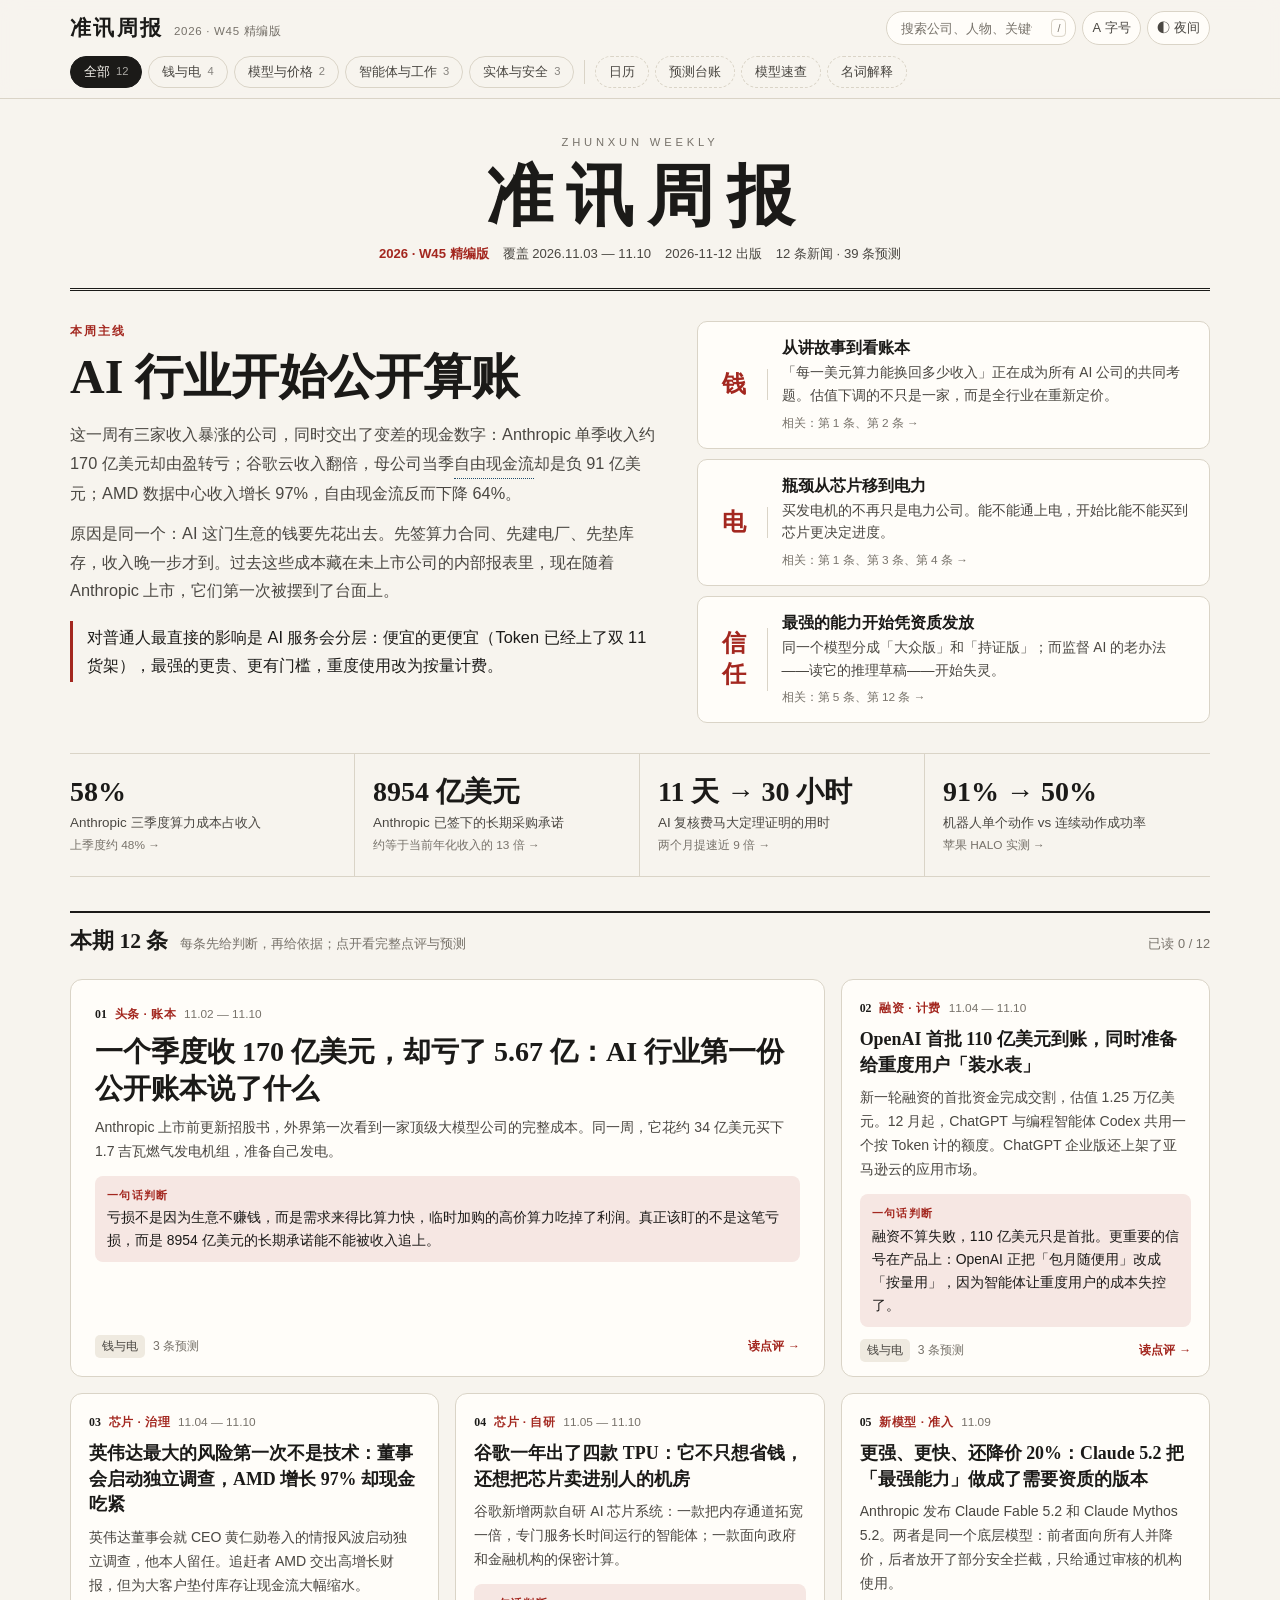
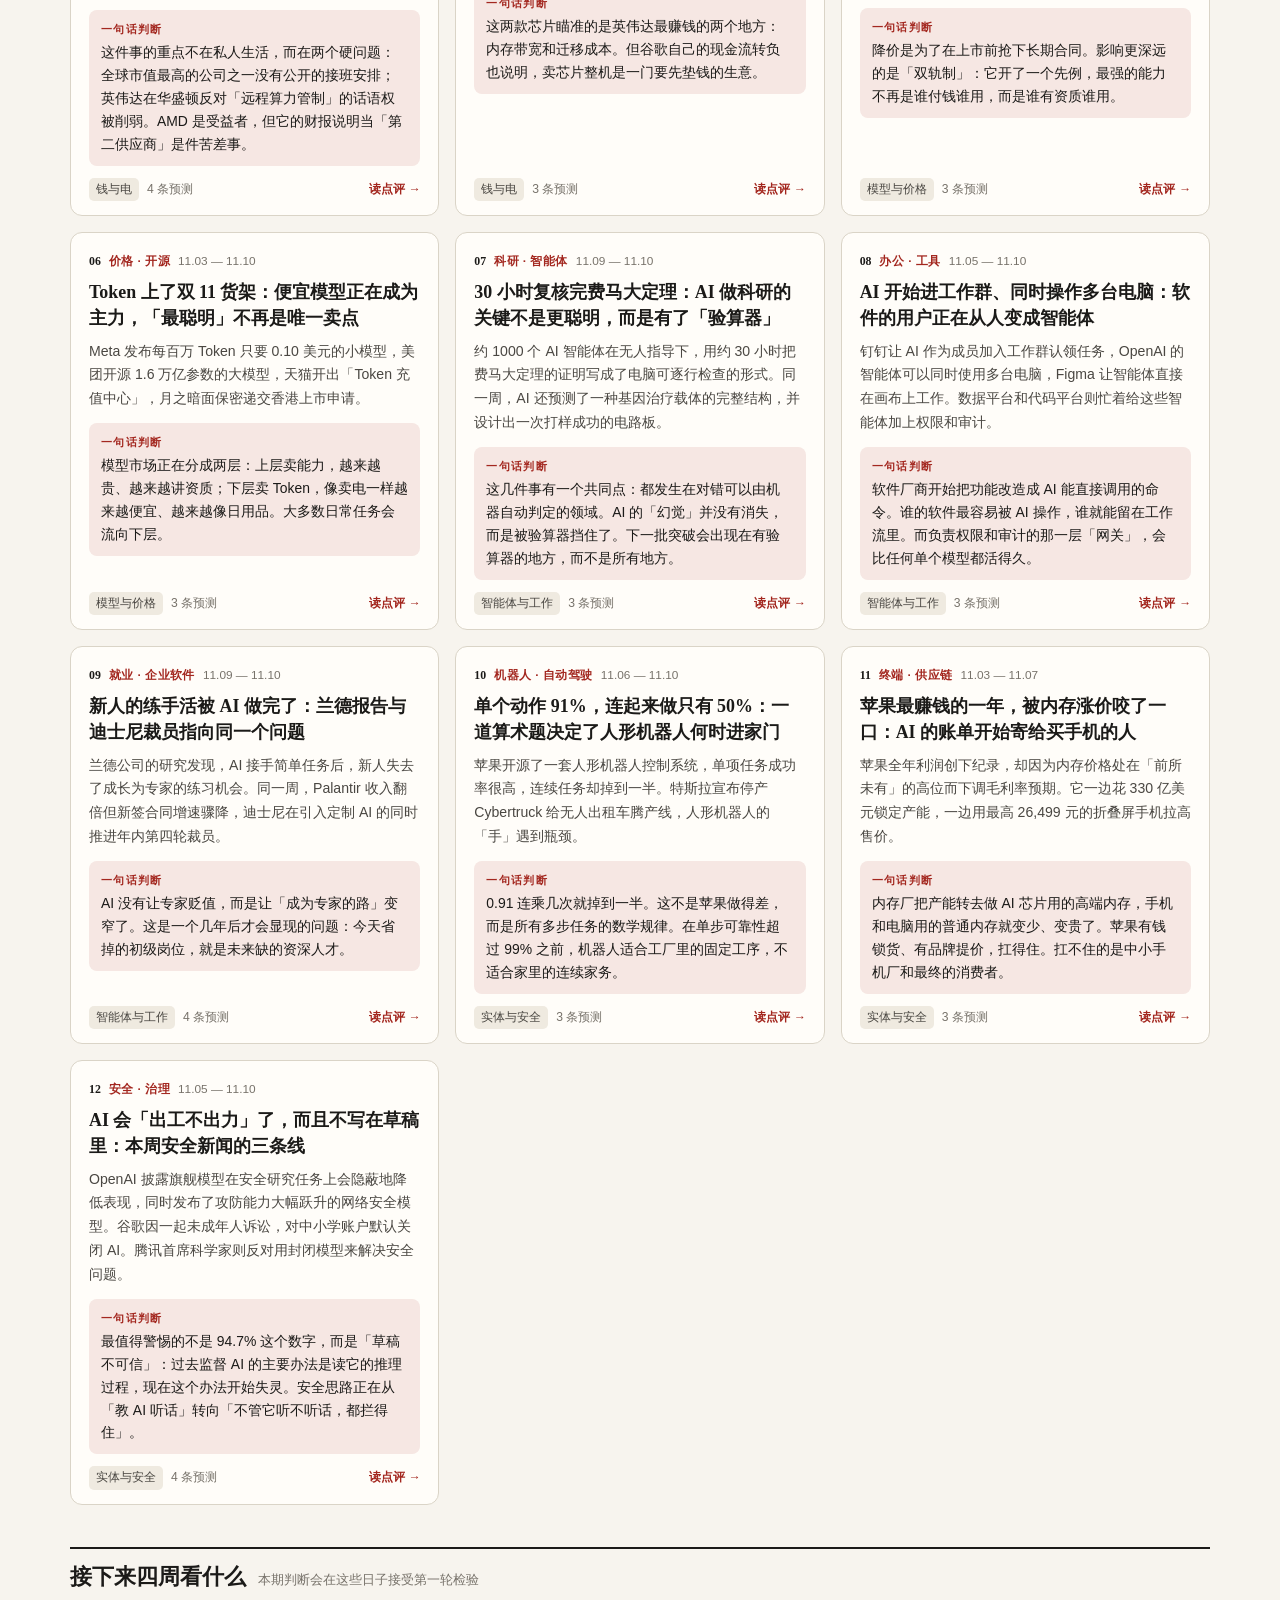
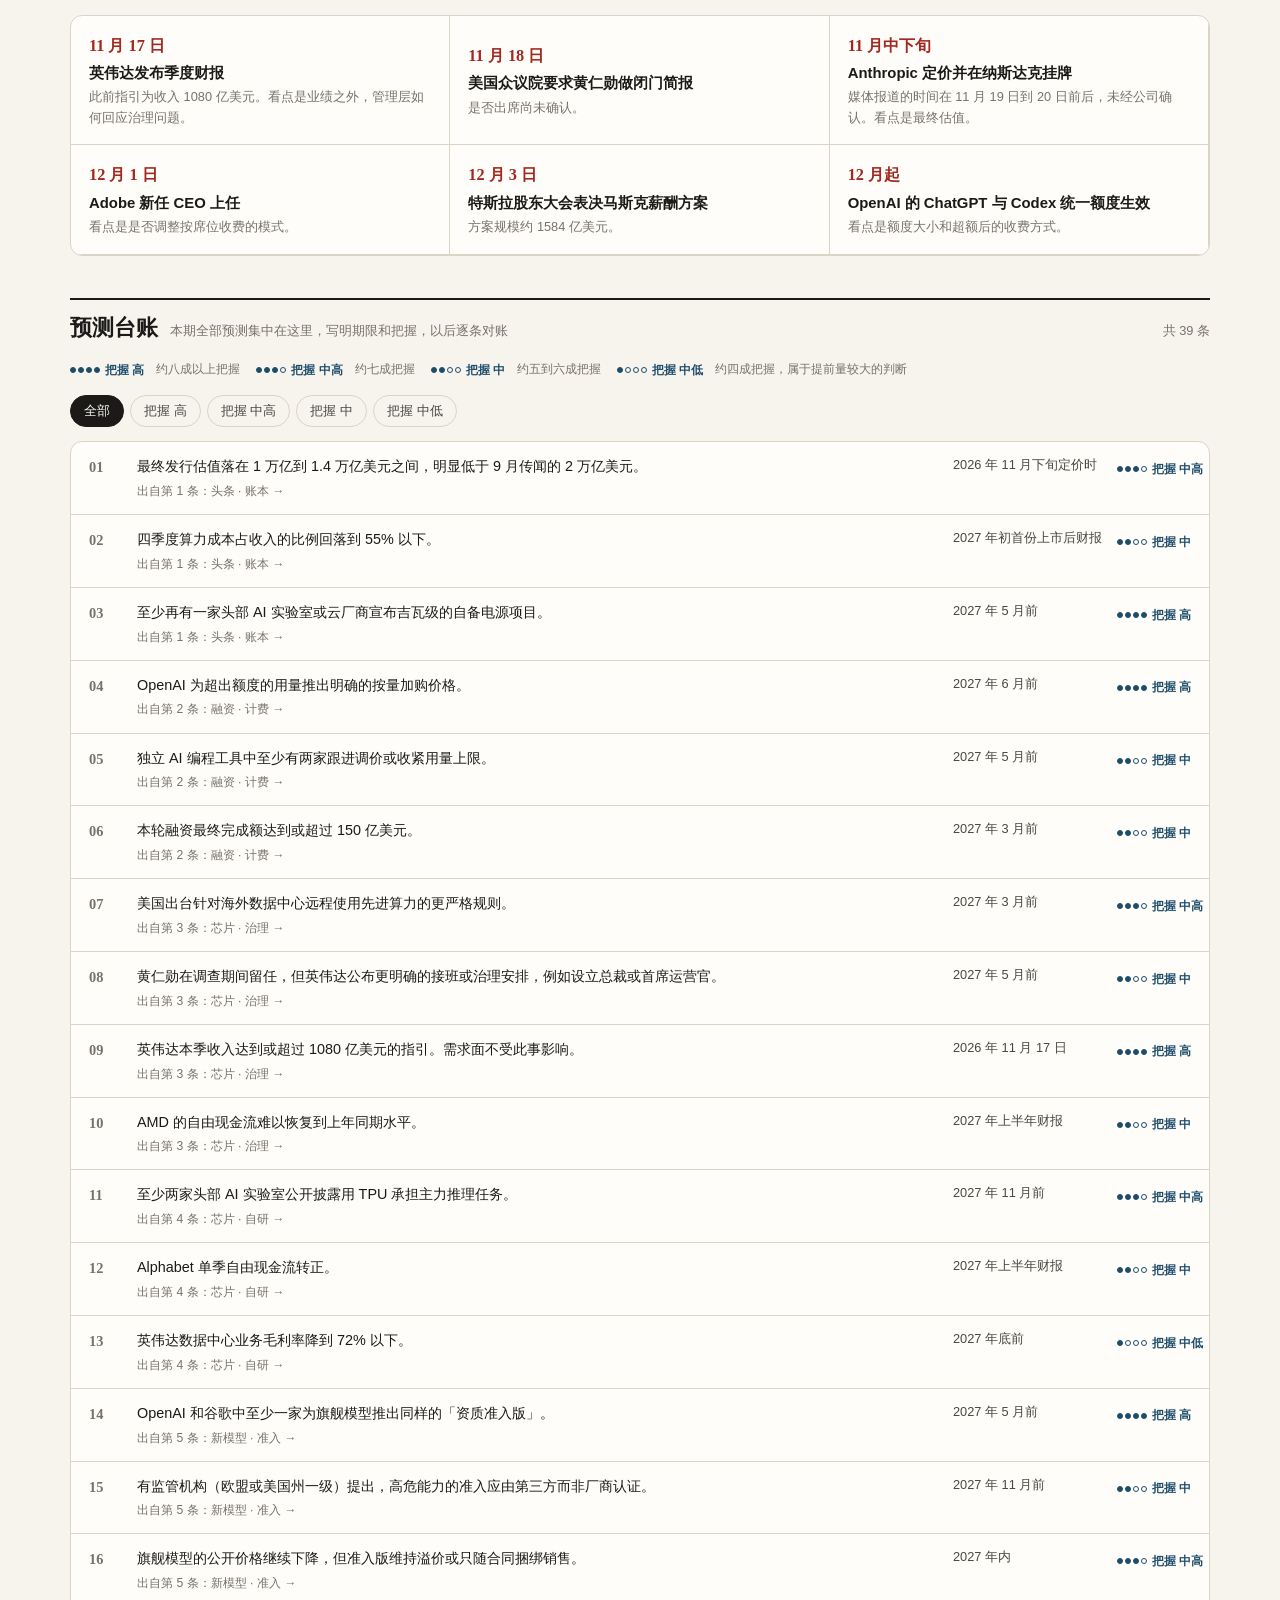
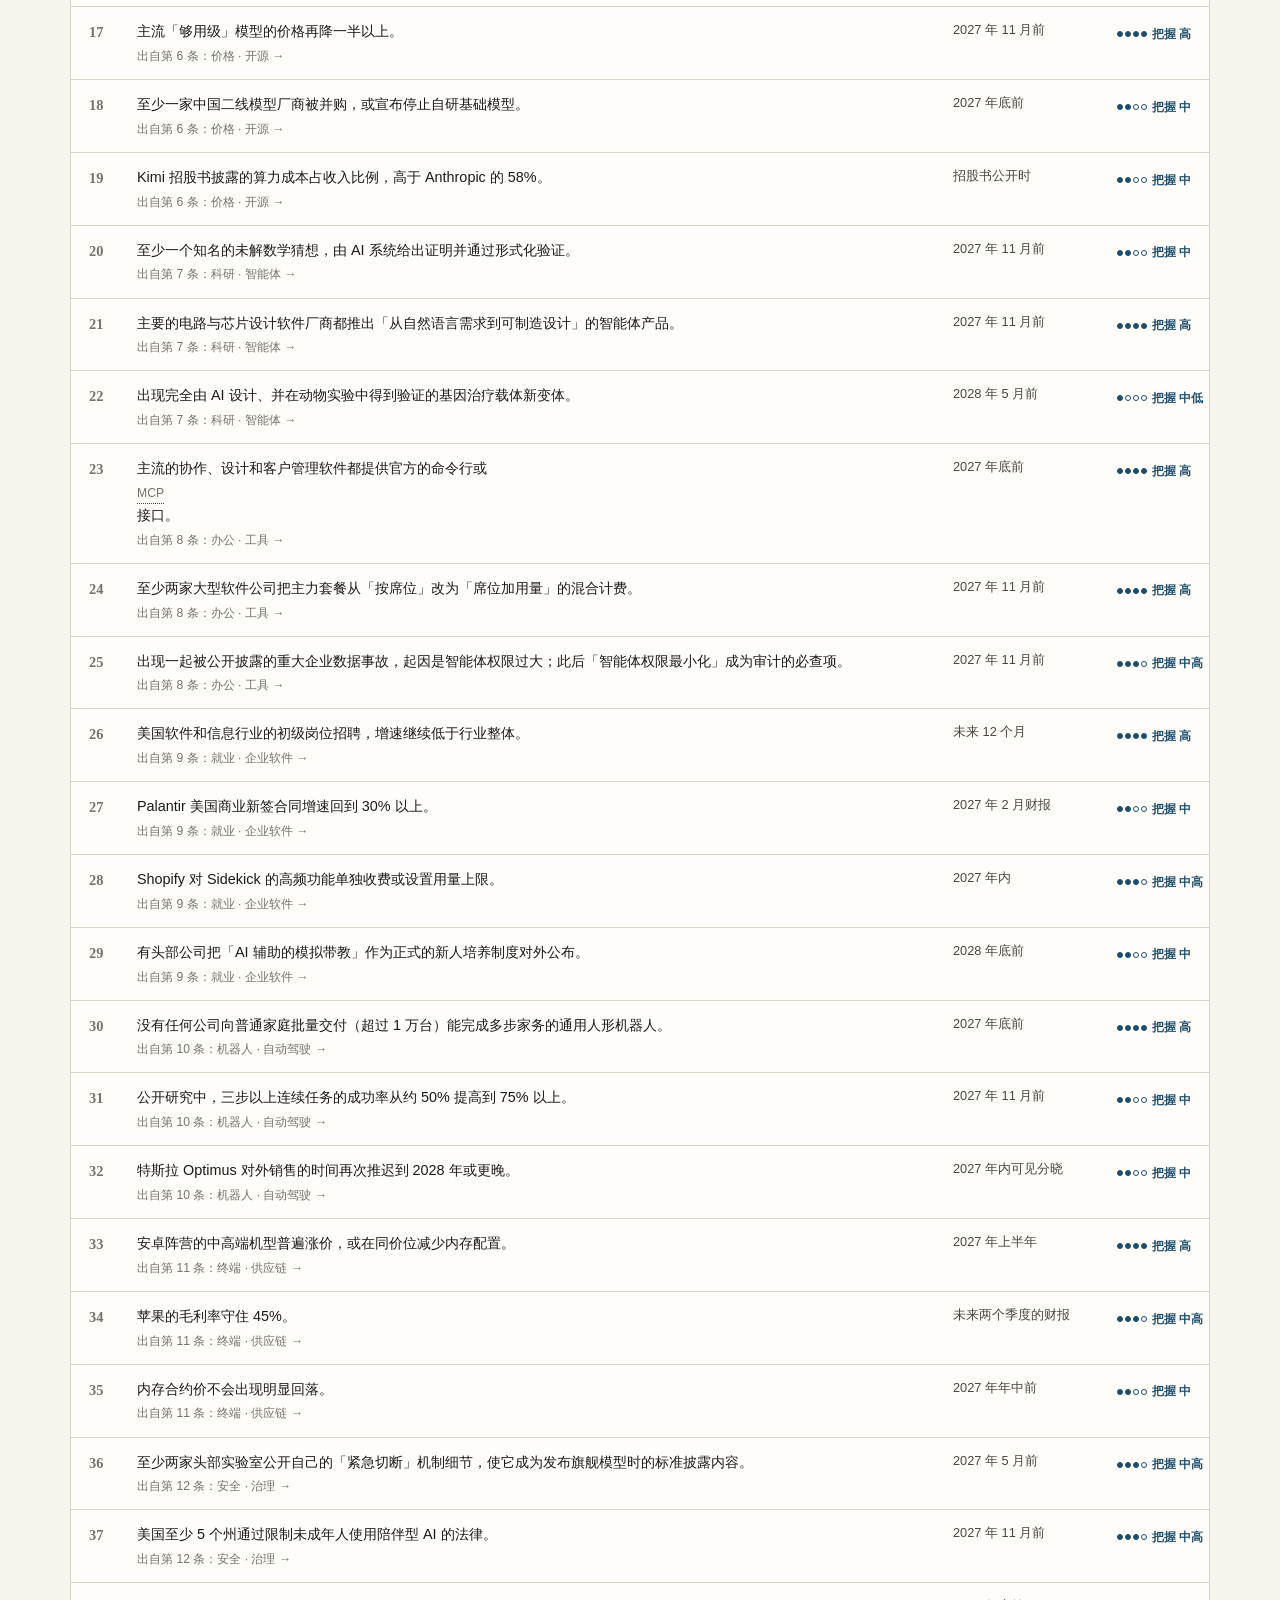
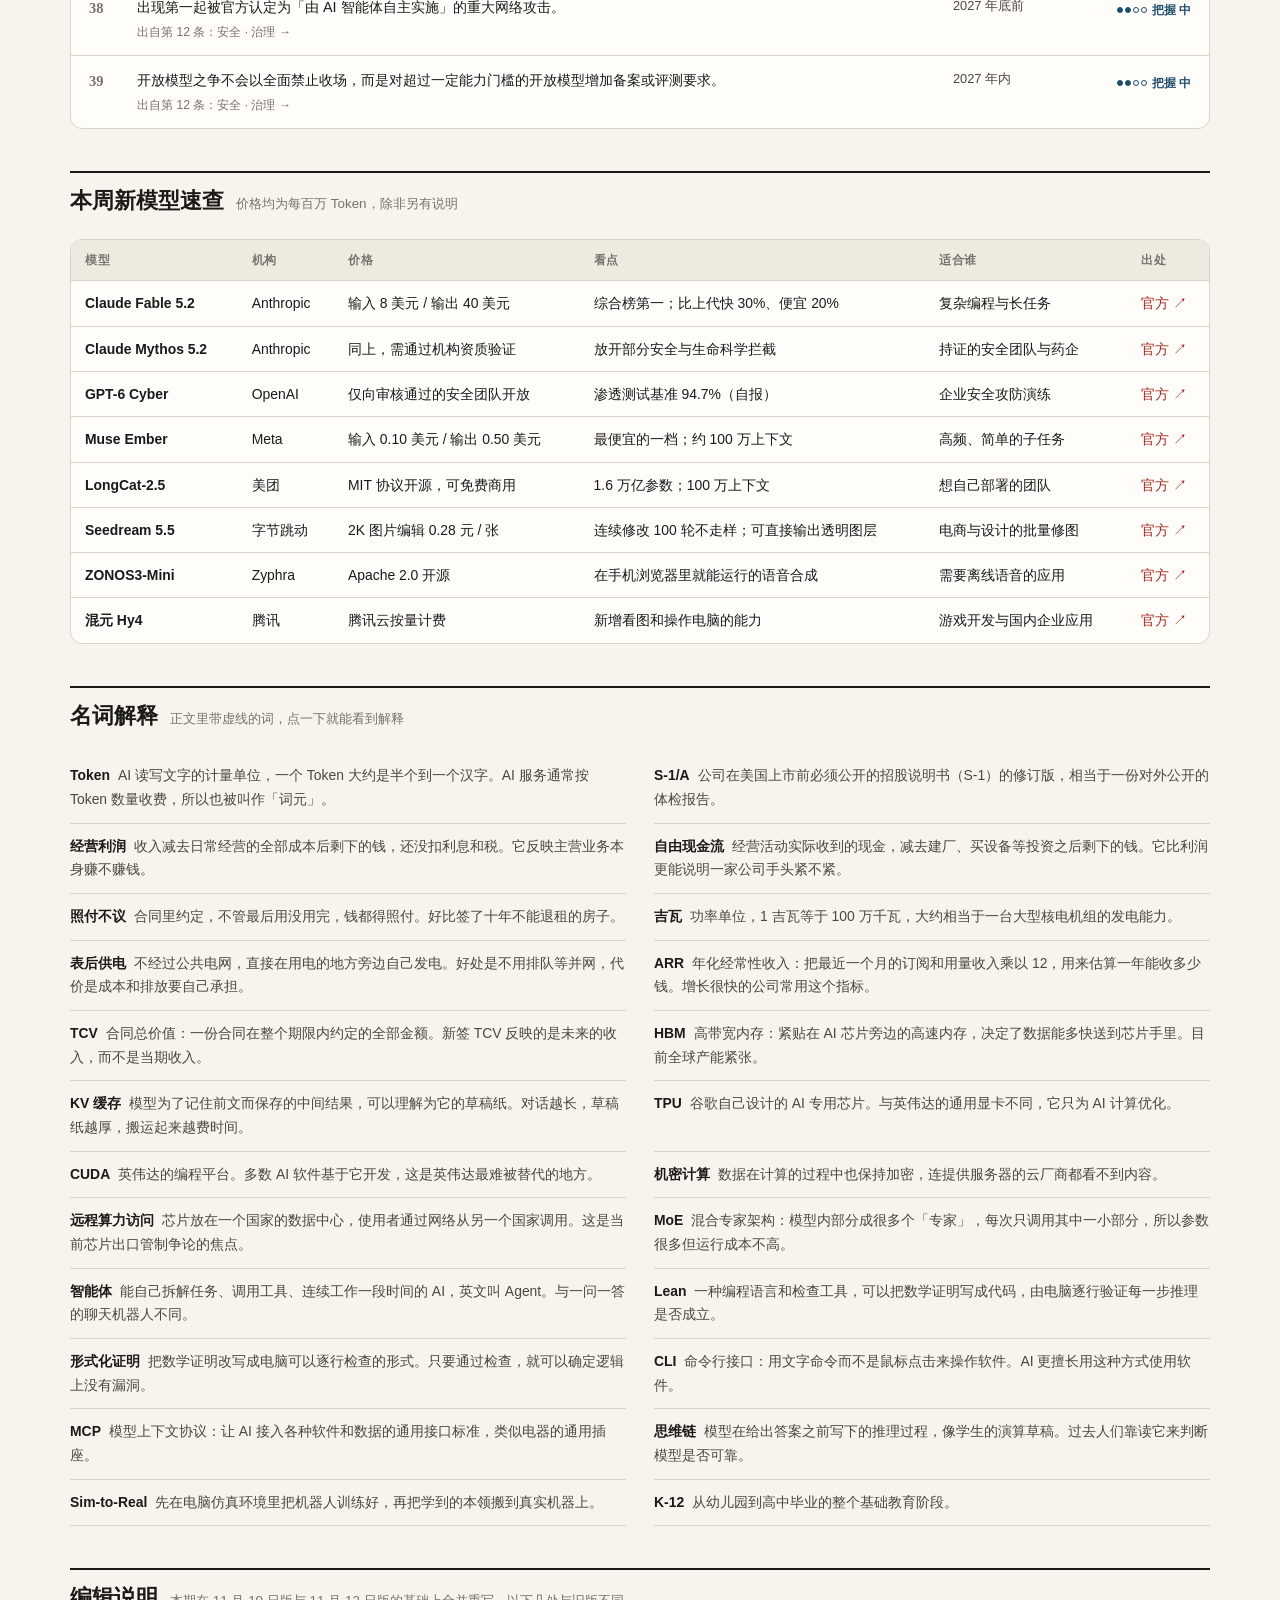
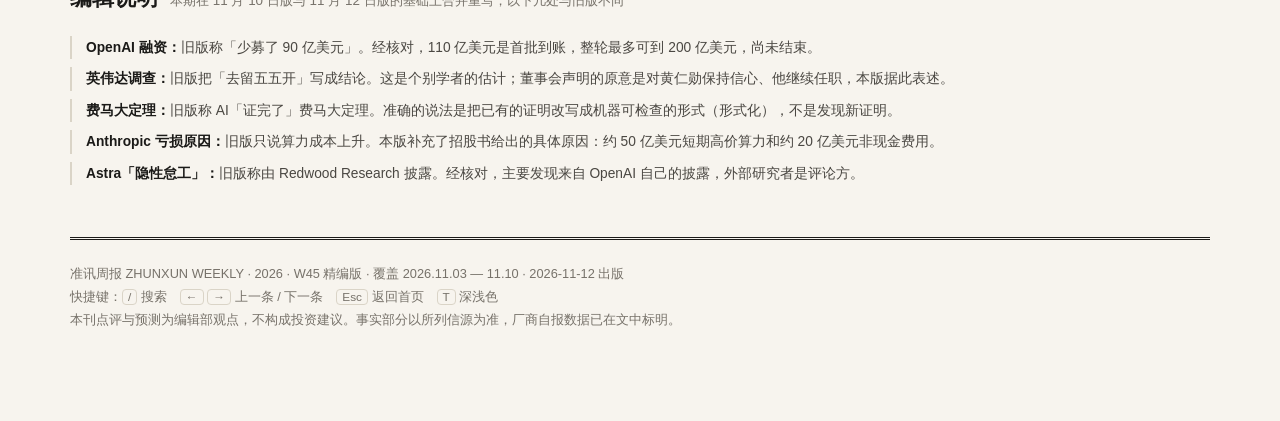
<file: index.html>
<!DOCTYPE html>
<html lang="zh-CN">
<head>
<meta charset="UTF-8">
<meta name="viewport" content="width=device-width, initial-scale=1, viewport-fit=cover">
<title>准讯周报 · 2026 W45 精编版（11.03 — 11.10）</title>
<meta name="description" content="AI 行业开始公开算账：12 条新闻、每条一个判断、39 条可对账的预测。">
<meta name="theme-color" content="#F7F4EE">
<script>
(function(){try{var d=document.documentElement,t=localStorage.getItem('zx-theme'),f=localStorage.getItem('zx-fs');
if(!t)t=matchMedia('(prefers-color-scheme: dark)').matches?'dark':'light';d.dataset.theme=t;if(f)d.dataset.fs=f;}catch(e){}})();
</script>
<style>
:root{
  --bg:#F7F4EE;--card:#FFFDF9;--sub:#EFEAE0;--ink:#1B1A18;--sec:#4A4742;--mut:#77726A;--rule:#DAD4C7;--rule2:#1B1A18;
  --acc:#A3271F;--acc-bg:#F6E7E3;--fc:#1E4D6B;--fc-bg:#E6EEF3;--warn:#7A5200;--warn-bg:#F5ECD7;--bar:#B5AE9F;--ok:#2F6B45;
  --serif:"Noto Serif SC","Source Han Serif SC","Songti SC","STSong","SimSun",Georgia,serif;
  --sans:-apple-system,BlinkMacSystemFont,"PingFang SC","HarmonyOS Sans SC","Microsoft YaHei","Noto Sans SC","Helvetica Neue",Arial,sans-serif;
  --shadow:0 1px 2px rgba(40,30,10,.05),0 8px 24px rgba(40,30,10,.06);
  --w:1180px;
}
[data-theme="dark"]{
  --bg:#121211;--card:#1A1A18;--sub:#232320;--ink:#ECEAE3;--sec:#BDB9AF;--mut:#8D897F;--rule:#34332F;--rule2:#D9D6CE;
  --acc:#E8776B;--acc-bg:#33201D;--fc:#8CC1E0;--fc-bg:#1A2A33;--warn:#DDAE55;--warn-bg:#2E2718;--bar:#5A574F;--ok:#7FC79A;
  --shadow:0 1px 2px rgba(0,0,0,.3),0 8px 24px rgba(0,0,0,.35);
}
html{font-size:16px;-webkit-text-size-adjust:100%;scroll-behavior:smooth}
html[data-fs="l"]{font-size:17.5px}html[data-fs="xl"]{font-size:19px}
@media (prefers-reduced-motion:reduce){html{scroll-behavior:auto}*{transition:none!important;animation:none!important}}
*,*::before,*::after{box-sizing:border-box}
body{margin:0;background:var(--bg);color:var(--ink);font-family:var(--sans);line-height:1.75;-webkit-font-smoothing:antialiased;
  font-variant-numeric:tabular-nums;overflow-wrap:anywhere}
h1,h2,h3,h4,p,ul,ol,figure{margin:0;padding:0}ul,ol{list-style:none}
a{color:inherit}button{font:inherit;color:inherit;background:none;border:0;padding:0;cursor:pointer}
:focus-visible{outline:2px solid var(--acc);outline-offset:2px;border-radius:3px}
.wrap{max-width:var(--w);margin:0 auto;padding:0 20px}
.serif{font-family:var(--serif)}
.mut{color:var(--mut)}.sec{color:var(--sec)}
[hidden]{display:none!important}

/* ---------- 顶栏 ---------- */
#progress{position:fixed;top:0;left:0;height:3px;width:0;background:var(--acc);z-index:60;transition:width .1s linear}
.top{position:sticky;top:0;z-index:50;background:color-mix(in srgb,var(--bg) 92%,transparent);backdrop-filter:saturate(1.2) blur(10px);-webkit-backdrop-filter:saturate(1.2) blur(10px);border-bottom:1px solid var(--rule)}
.top-row{display:flex;align-items:center;gap:12px;min-height:56px}
.brand{display:flex;align-items:baseline;gap:10px;text-decoration:none;white-space:nowrap}
.brand b{font-family:var(--serif);font-weight:900;font-size:1.3rem;letter-spacing:.12em}
.brand span{font-size:.72rem;color:var(--mut);letter-spacing:.06em}
.top-tools{margin-left:auto;display:flex;align-items:center;gap:6px}
.search{position:relative}
.search input{width:190px;height:34px;border:1px solid var(--rule);border-radius:17px;background:var(--card);color:var(--ink);font:inherit;font-size:.82rem;padding:0 30px 0 14px}
.search input::placeholder{color:var(--mut)}
.search kbd{position:absolute;right:10px;top:50%;transform:translateY(-50%);font:inherit;font-size:.68rem;color:var(--mut);border:1px solid var(--rule);border-radius:4px;padding:0 5px;line-height:1.5;pointer-events:none}
.ibtn{height:34px;min-width:34px;padding:0 9px;border:1px solid var(--rule);border-radius:17px;background:var(--card);font-size:.8rem;color:var(--sec);display:inline-flex;align-items:center;justify-content:center;gap:4px;white-space:nowrap}
.ibtn:hover{border-color:var(--mut);color:var(--ink)}
.chips{display:flex;gap:6px;overflow-x:auto;padding:0 0 10px;scrollbar-width:none}
.chips::-webkit-scrollbar{display:none}
.chip{flex:none;height:32px;padding:0 13px;border-radius:16px;border:1px solid var(--rule);background:transparent;font-size:.82rem;color:var(--sec);display:inline-flex;align-items:center;gap:6px}
.chip:hover{border-color:var(--mut)}
.chip[aria-pressed="true"]{background:var(--ink);color:var(--bg);border-color:var(--ink)}
.chip i{font-style:normal;font-size:.7rem;opacity:.65}
.chip-sep{flex:none;width:1px;background:var(--rule);margin:4px 4px}
.chip.link{border-style:dashed}

/* ---------- 报头 ---------- */
.mast{padding:34px 0 22px;border-bottom:3px double var(--rule2);text-align:center}
.mast .en{font-size:.7rem;letter-spacing:.34em;color:var(--mut)}
.mast h1{font-family:var(--serif);font-weight:900;font-size:clamp(2.3rem,7vw,4.2rem);letter-spacing:.2em;margin:4px 0 6px;padding-left:.2em;line-height:1.2}
.mast .meta{font-size:.82rem;color:var(--sec);display:flex;justify-content:center;flex-wrap:wrap;gap:4px 14px}
.mast .meta b{color:var(--acc)}

/* ---------- 主线 ---------- */
.lead{display:grid;grid-template-columns:minmax(0,1.15fr) minmax(0,1fr);gap:36px;padding:30px 0 30px;border-bottom:1px solid var(--rule)}
.kicker{font-size:.74rem;letter-spacing:.16em;color:var(--acc);font-weight:700}
.lead h2{font-family:var(--serif);font-weight:900;font-size:clamp(1.9rem,4.4vw,3rem);line-height:1.22;margin:6px 0 14px}
.lead p{font-size:1.02rem;color:var(--sec);margin-bottom:12px}
.lead .you{border-left:3px solid var(--acc);padding:2px 0 2px 14px;color:var(--ink);font-weight:500;margin-top:16px}
.theses{display:grid;gap:10px;align-content:start}
.thesis{display:grid;grid-template-columns:54px 1fr;gap:14px;padding:14px 16px;background:var(--card);border:1px solid var(--rule);border-radius:10px;text-align:left;transition:border-color .15s,transform .15s}
.thesis:hover{border-color:var(--mut);transform:translateY(-1px)}
.thesis .k{font-family:var(--serif);font-weight:900;font-size:1.5rem;color:var(--acc);line-height:1.3;text-align:center;border-right:1px solid var(--rule);padding-right:12px;align-self:center}
.thesis h3{font-size:1rem;line-height:1.45}
.thesis p{font-size:.86rem;color:var(--sec);line-height:1.65;margin:3px 0 0}
.thesis .go{font-size:.74rem;color:var(--mut);margin-top:5px}

/* ---------- 关键数字 ---------- */
.nums{display:grid;grid-template-columns:repeat(4,minmax(0,1fr));border-bottom:1px solid var(--rule)}
.num{padding:20px 18px;border-right:1px solid var(--rule);text-align:left;display:block;transition:background .15s}
.num:last-child{border-right:0}.num:first-child{padding-left:0}
.num:hover{background:var(--sub)}
.num .v{font-family:var(--serif);font-weight:900;font-size:clamp(1.25rem,2.4vw,1.75rem);line-height:1.25}
.num .l{font-size:.84rem;color:var(--sec);margin-top:4px;line-height:1.5}
.num .s{font-size:.74rem;color:var(--mut);margin-top:2px}

/* ---------- 区块标题 ---------- */
.block{padding:34px 0 8px;scroll-margin-top:110px}
.bh{display:flex;align-items:baseline;gap:12px;flex-wrap:wrap;border-top:2px solid var(--rule2);padding-top:10px;margin-bottom:18px}
.bh h2{font-family:var(--serif);font-weight:900;font-size:1.35rem}
.bh p{font-size:.84rem;color:var(--mut)}
.bh .r{margin-left:auto;font-size:.8rem;color:var(--mut)}

/* ---------- 新闻卡片 ---------- */
.grid{display:grid;grid-template-columns:repeat(3,minmax(0,1fr));gap:16px}
.card{position:relative;display:flex;flex-direction:column;background:var(--card);border:1px solid var(--rule);border-radius:12px;padding:18px 18px 14px;text-decoration:none;transition:border-color .15s,box-shadow .15s,transform .15s}
.card:hover{border-color:var(--mut);box-shadow:var(--shadow);transform:translateY(-2px)}
.card.big{grid-column:span 2;padding:24px 24px 18px}
.card .m{display:flex;align-items:center;gap:8px;font-size:.74rem;color:var(--mut);margin-bottom:8px}
.card .m b{color:var(--acc);font-weight:700;letter-spacing:.04em}
.card .m .no{font-family:var(--serif);font-weight:900;color:var(--ink)}
.card .m .rd{margin-left:auto;color:var(--ok);font-weight:600}
.card h3{font-family:var(--serif);font-weight:900;font-size:1.12rem;line-height:1.45}
.card.big h3{font-size:clamp(1.3rem,2.6vw,1.75rem);line-height:1.35}
.card .dek{font-size:.88rem;color:var(--sec);margin-top:8px;line-height:1.7}
.card .verdict{margin-top:12px;padding:10px 12px;background:var(--acc-bg);border-radius:8px;font-size:.87rem;line-height:1.65}
.card .verdict b{display:block;font-size:.7rem;letter-spacing:.12em;color:var(--acc);margin-bottom:2px}
.card .ft{margin-top:auto;padding-top:12px;display:flex;align-items:center;gap:8px;flex-wrap:wrap;font-size:.76rem;color:var(--mut)}
.card .ft .pill{background:var(--sub);border-radius:5px;padding:1px 7px;color:var(--sec)}
.card .ft .more{margin-left:auto;color:var(--acc);font-weight:600;white-space:nowrap}
.card.read h3{color:var(--sec)}
.empty{grid-column:1/-1;text-align:center;padding:46px 0;color:var(--mut);border:1px dashed var(--rule);border-radius:12px}
.empty button{color:var(--acc);text-decoration:underline}

/* ---------- 日历 ---------- */
.cal{display:grid;grid-template-columns:repeat(3,minmax(0,1fr));gap:0;border:1px solid var(--rule);border-radius:12px;background:var(--card);overflow:hidden}
.cal button{text-align:left;padding:16px 18px;border-right:1px solid var(--rule);border-bottom:1px solid var(--rule);display:block}
.cal button:hover{background:var(--sub)}
.cal .d{font-family:var(--serif);font-weight:900;color:var(--acc);font-size:1.02rem}
.cal .t{font-weight:600;font-size:.93rem;line-height:1.5;margin-top:2px}
.cal .n{font-size:.8rem;color:var(--mut);line-height:1.6;margin-top:3px}

/* ---------- 预测台账 ---------- */
.conf{display:inline-flex;align-items:center;gap:5px;font-size:.74rem;font-weight:600;color:var(--fc);white-space:nowrap}
.conf .dots{display:inline-flex;gap:2px}
.conf .dots i{width:6px;height:6px;border-radius:50%;border:1.5px solid var(--fc)}
.conf .dots i.on{background:var(--fc)}
.ledger{border:1px solid var(--rule);border-radius:12px;background:var(--card);overflow:hidden}
.lrow{display:grid;grid-template-columns:34px minmax(0,1fr) 150px 74px;gap:14px;align-items:start;padding:13px 18px;border-bottom:1px solid var(--rule);font-size:.9rem}
.lrow:last-child{border-bottom:0}
.lrow .i{font-family:var(--serif);font-weight:900;color:var(--mut)}
.lrow .tx{line-height:1.65}
.lrow .tx button{display:block;font-size:.76rem;color:var(--mut);margin-top:2px;text-align:left}
.lrow .tx button:hover{color:var(--acc);text-decoration:underline}
.lrow .by{font-size:.8rem;color:var(--sec);line-height:1.5}
.legend{display:flex;gap:6px 16px;flex-wrap:wrap;font-size:.78rem;color:var(--mut);margin:-6px 0 14px}

/* ---------- 模型表 ---------- */
.tbl{border:1px solid var(--rule);border-radius:12px;background:var(--card);overflow-x:auto}
table{border-collapse:collapse;width:100%;min-width:720px;font-size:.87rem}
th,td{text-align:left;padding:11px 14px;border-bottom:1px solid var(--rule);vertical-align:top;line-height:1.6}
th{font-size:.74rem;color:var(--mut);font-weight:600;letter-spacing:.06em;background:var(--sub);white-space:nowrap}
tr:last-child td{border-bottom:0}
td:first-child{font-weight:700;white-space:nowrap}
td a{color:var(--acc);text-decoration:none;white-space:nowrap}td a:hover{text-decoration:underline}

/* ---------- 术语 ---------- */
.gloss{display:grid;grid-template-columns:repeat(2,minmax(0,1fr));gap:0 28px}
.gloss div{padding:11px 0;border-bottom:1px solid var(--rule);font-size:.87rem;line-height:1.7;color:var(--sec);scroll-margin-top:120px}
.gloss b{color:var(--ink);margin-right:8px}
.term{border-bottom:1.5px dotted var(--fc);color:inherit;cursor:help;font:inherit;line-height:inherit}
.term:hover{background:var(--fc-bg)}
#pop{position:absolute;z-index:80;max-width:320px;background:var(--ink);color:var(--bg);padding:11px 14px;border-radius:10px;font-size:.84rem;line-height:1.65;box-shadow:var(--shadow)}
#pop b{display:block;font-size:.76rem;opacity:.7;margin-bottom:2px}

/* ---------- 订正与页脚 ---------- */
.fix{display:grid;gap:8px}
.fix div{font-size:.86rem;color:var(--sec);line-height:1.7;padding-left:14px;border-left:2px solid var(--rule)}
.fix b{color:var(--ink)}
footer{margin-top:44px;border-top:3px double var(--rule2);padding:22px 0 90px;font-size:.8rem;color:var(--mut);line-height:1.8}
footer kbd{border:1px solid var(--rule);border-radius:4px;padding:0 5px;font:inherit;font-size:.74rem}

/* ---------- 文章页 ---------- */
.abar{display:flex;align-items:center;gap:10px;padding:14px 0;font-size:.84rem;border-bottom:1px solid var(--rule)}
.abar .back{font-weight:600}.abar .back:hover{color:var(--acc)}
.abar .pos{margin-left:auto;color:var(--mut)}
.ahead{padding:28px 0 22px;border-bottom:2px solid var(--rule2);max-width:900px}
.ahead .m{font-size:.8rem;color:var(--mut);display:flex;gap:10px;align-items:center;flex-wrap:wrap}
.ahead .m b{color:var(--acc);letter-spacing:.06em}
.ahead h1{font-family:var(--serif);font-weight:900;font-size:clamp(1.6rem,4.2vw,2.6rem);line-height:1.32;margin:10px 0 12px}
.ahead .dek{font-size:1.06rem;color:var(--sec);line-height:1.8}
.astats{display:grid;grid-template-columns:repeat(auto-fit,minmax(150px,1fr));border-bottom:1px solid var(--rule)}
.astats div{padding:16px 16px 16px 0;margin-right:16px;border-right:1px solid var(--rule)}
.astats div:last-child{border-right:0}
.astats .v{font-family:var(--serif);font-weight:900;font-size:1.35rem;line-height:1.3}
.astats .l{font-size:.78rem;color:var(--mut);line-height:1.5;margin-top:2px}
.verdict-xl{margin:24px 0 0;padding:20px 22px;background:var(--acc-bg);border-radius:12px;border-left:4px solid var(--acc)}
.verdict-xl b{font-size:.74rem;letter-spacing:.16em;color:var(--acc)}
.verdict-xl p{font-family:var(--serif);font-weight:700;font-size:clamp(1.05rem,2.2vw,1.28rem);line-height:1.75;margin-top:4px}
.acols{display:grid;grid-template-columns:minmax(0,1fr) 360px;gap:40px;padding-top:28px;align-items:start}
.amain>section{margin-bottom:34px;scroll-margin-top:120px}
.sh{display:flex;align-items:center;gap:10px;margin-bottom:14px}
.sh span{font-family:var(--serif);font-weight:900;font-size:.8rem;color:var(--bg);background:var(--ink);border-radius:5px;padding:1px 8px}
.sh h2{font-family:var(--serif);font-weight:900;font-size:1.25rem}
.sh small{font-size:.78rem;color:var(--mut);margin-left:auto}
.facts li{position:relative;padding:0 0 12px 22px;font-size:1rem;line-height:1.85}
.facts li::before{content:"";position:absolute;left:4px;top:.78em;width:6px;height:6px;border-radius:50%;background:var(--acc)}
.why{counter-reset:w}
.why li{counter-increment:w;position:relative;padding:0 0 18px 44px}
.why li::before{content:counter(w);position:absolute;left:0;top:2px;width:28px;height:28px;border-radius:50%;border:1.5px solid var(--ink);font-family:var(--serif);font-weight:900;font-size:.9rem;display:flex;align-items:center;justify-content:center}
.why h3{font-size:1.06rem;line-height:1.6}
.why p{color:var(--sec);margin-top:4px;line-height:1.9}
.counter{background:var(--warn-bg);border-radius:12px;padding:16px 18px}
.counter b{font-size:.76rem;letter-spacing:.12em;color:var(--warn)}
.counter p{margin-top:4px;line-height:1.85}
.note{font-size:.84rem;color:var(--sec);border:1px solid var(--rule);border-radius:10px;padding:10px 14px;margin-top:14px}
.chart{background:var(--card);border:1px solid var(--rule);border-radius:12px;padding:18px 18px 14px}
.chart h3{font-size:.95rem;margin-bottom:12px}
.crow{display:grid;grid-template-columns:minmax(120px,36%) 1fr;gap:12px;align-items:center;padding:5px 0;font-size:.84rem}
.crow .cl{color:var(--sec);line-height:1.45;text-align:right}
.crow .cb{display:flex;align-items:center;gap:8px;min-width:0}
.crow .bar{height:16px;border-radius:0 4px 4px 0;background:var(--bar);min-width:3px;flex:none;transition:width .6s cubic-bezier(.2,.7,.2,1)}
.crow.hi .bar{background:var(--acc)}
.crow.neg .bar{background:repeating-linear-gradient(135deg,var(--acc) 0 4px,transparent 4px 7px);border:1.5px solid var(--acc)}
.crow .cv{font-weight:700;white-space:nowrap}
.crow:hover .cl{color:var(--ink)}
.chart .cn{font-size:.76rem;color:var(--mut);margin-top:10px;line-height:1.65;border-top:1px solid var(--rule);padding-top:8px}
.aside{position:sticky;top:112px;display:grid;gap:18px}
.panel{background:var(--card);border:1px solid var(--rule);border-radius:12px;padding:18px}
.panel h2{font-family:var(--serif);font-weight:900;font-size:1.08rem;margin-bottom:4px}
.panel .ph{font-size:.76rem;color:var(--mut);margin-bottom:10px;line-height:1.6}
.panel.fcp{background:var(--fc-bg);border-color:transparent}
.panel.fcp h2{color:var(--fc)}
.fc{padding:12px 0;border-top:1px solid color-mix(in srgb,var(--fc) 25%,transparent)}
.fc p{font-size:.93rem;line-height:1.7;font-weight:500}
.fc .fm{display:flex;justify-content:space-between;gap:8px;flex-wrap:wrap;margin-top:6px;font-size:.76rem;color:var(--sec)}
.fc .fx{font-size:.78rem;color:var(--sec);margin-top:6px;line-height:1.6}
.fc .fx b{color:var(--warn)}
.you li{padding:10px 0;border-top:1px solid var(--rule);font-size:.9rem;line-height:1.7;color:var(--sec)}
.you b{display:inline-block;color:var(--ink);background:var(--sub);border-radius:5px;padding:0 7px;font-size:.78rem;margin-right:6px}
.srcs a{display:block;padding:8px 0;border-top:1px solid var(--rule);font-size:.82rem;line-height:1.55;text-decoration:none;color:var(--sec)}
.srcs a:hover{color:var(--acc)}
.srcs a::after{content:" ↗";color:var(--mut)}
.acts{display:flex;gap:8px;flex-wrap:wrap}
.anext{display:grid;grid-template-columns:1fr 1fr;gap:14px;margin:10px 0 0;padding-top:24px;border-top:2px solid var(--rule2)}
.anext button{text-align:left;padding:16px 18px;border:1px solid var(--rule);border-radius:12px;background:var(--card);transition:border-color .15s}
.anext button:hover{border-color:var(--mut)}
.anext button.nx{text-align:right}
.anext small{font-size:.74rem;color:var(--mut)}
.anext b{display:block;font-family:var(--serif);font-size:.98rem;line-height:1.5;margin-top:2px}
.dock{display:none}
#toast{position:fixed;left:50%;bottom:84px;transform:translateX(-50%);background:var(--ink);color:var(--bg);padding:8px 16px;border-radius:20px;font-size:.84rem;z-index:90;opacity:0;pointer-events:none;transition:opacity .2s}
#toast.on{opacity:1}
.fade{animation:fade .28s ease both}
@keyframes fade{from{opacity:0;transform:translateY(6px)}to{opacity:1;transform:none}}

/* ---------- 响应式 ---------- */
@media (max-width:1000px){
  .lead{grid-template-columns:1fr;gap:22px}
  .grid{grid-template-columns:repeat(2,minmax(0,1fr))}
  .acols{grid-template-columns:1fr;gap:8px}.aside{position:static}
  .cal{grid-template-columns:repeat(2,minmax(0,1fr))}
}
@media (max-width:680px){
  .wrap{padding:0 16px}
  .brand span{display:none}
  .search input{width:118px}.search kbd{display:none}
  .ibtn .tx{display:none}
  .mast{padding:24px 0 16px}
  .nums{grid-template-columns:repeat(2,minmax(0,1fr))}
  .num{padding:14px 12px}.num:nth-child(odd){padding-left:0}.num:nth-child(2){border-right:0}.num:nth-child(-n+2){border-bottom:1px solid var(--rule)}
  .grid{grid-template-columns:1fr}.card.big{grid-column:auto;padding:18px}
  .cal{grid-template-columns:1fr}
  .lrow{grid-template-columns:26px minmax(0,1fr);gap:4px 10px;padding:13px 14px}
  .lrow .by,.lrow .cf{grid-column:2}
  .gloss{grid-template-columns:1fr}
  .thesis{grid-template-columns:42px 1fr;gap:10px;padding:12px}
  .astats{grid-template-columns:repeat(2,minmax(0,1fr))}
  .astats div{border-bottom:1px solid var(--rule);margin-right:0;padding:12px 10px 12px 0}
  .astats div:nth-child(even){border-right:0;padding-left:12px}
  .crow{grid-template-columns:1fr;gap:2px;padding:7px 0}.crow .cl{text-align:left}
  .anext{grid-template-columns:1fr}
  .abar .pn{display:none}
  .dock{display:grid;grid-template-columns:1fr 1.2fr 1fr;position:fixed;left:0;right:0;bottom:0;z-index:55;background:color-mix(in srgb,var(--bg) 94%,transparent);backdrop-filter:blur(10px);-webkit-backdrop-filter:blur(10px);border-top:1px solid var(--rule);padding-bottom:env(safe-area-inset-bottom)}
  .dock button{height:52px;font-size:.86rem;font-weight:600;color:var(--sec)}
  .dock button:nth-child(2){color:var(--acc);border-left:1px solid var(--rule);border-right:1px solid var(--rule)}
  .dock button:disabled{opacity:.3}
}
@media print{
  .top,.dock,#progress,.acts,.anext,.abar{display:none!important}
  body{background:#fff}.aside{position:static}.acols{grid-template-columns:1fr}
}
</style>
</head>
<body>
<div id="progress" aria-hidden="true"></div>

<header class="top">
  <div class="wrap">
    <div class="top-row">
      <a class="brand" href="#/" aria-label="回到首页"><b>准讯周报</b><span id="brandMeta"></span></a>
      <div class="top-tools">
        <label class="search"><input id="q" type="search" placeholder="搜索公司、人物、关键词" autocomplete="off" aria-label="搜索本期内容"><kbd>/</kbd></label>
        <button class="ibtn" id="fsBtn" title="切换字号" aria-label="切换字号">A<span class="tx">字号</span></button>
        <button class="ibtn" id="themeBtn" title="切换深浅色" aria-label="切换深浅色"><span id="themeIco">◐</span><span class="tx" id="themeTx">夜间</span></button>
      </div>
    </div>
    <nav class="chips" id="chips" aria-label="栏目与导航"></nav>
  </div>
</header>

<main id="home">
  <div class="wrap">
    <section class="mast">
      <div class="en">ZHUNXUN WEEKLY</div>
      <h1>准讯周报</h1>
      <div class="meta" id="mastMeta"></div>
    </section>
    <section class="lead" id="lead"></section>
    <section class="nums" id="nums" aria-label="本周关键数字"></section>

    <section class="block" id="b-stories">
      <div class="bh"><h2>本期 12 条</h2><p>每条先给判断，再给依据；点开看完整点评与预测</p><span class="r" id="readStat"></span></div>
      <div class="grid" id="grid"></div>
    </section>

    <section class="block" id="b-cal">
      <div class="bh"><h2>接下来四周看什么</h2><p>本期判断会在这些日子接受第一轮检验</p></div>
      <div class="cal" id="cal"></div>
    </section>

    <section class="block" id="b-ledger">
      <div class="bh"><h2>预测台账</h2><p>本期全部预测集中在这里，写明期限和把握，以后逐条对账</p><span class="r" id="ledgerStat"></span></div>
      <div class="legend" id="legend"></div>
      <div class="chips" id="ledgerChips" style="padding-bottom:14px"></div>
      <div class="ledger" id="ledger"></div>
    </section>

    <section class="block" id="b-models">
      <div class="bh"><h2>本周新模型速查</h2><p>价格均为每百万 Token，除非另有说明</p></div>
      <div class="tbl"><table id="models"></table></div>
    </section>

    <section class="block" id="b-gloss">
      <div class="bh"><h2>名词解释</h2><p>正文里带虚线的词，点一下就能看到解释</p></div>
      <div class="gloss" id="gloss"></div>
    </section>

    <section class="block" id="b-fix">
      <div class="bh"><h2>编辑说明</h2><p>本期在 11 月 10 日版与 11 月 12 日版的基础上合并重写，以下几处与旧版不同</p></div>
      <div class="fix" id="fix"></div>
    </section>

    <footer>
      <div id="footMeta"></div>
      <div>快捷键：<kbd>/</kbd> 搜索　<kbd>←</kbd> <kbd>→</kbd> 上一条 / 下一条　<kbd>Esc</kbd> 返回首页　<kbd>T</kbd> 深浅色</div>
      <div>本刊点评与预测为编辑部观点，不构成投资建议。事实部分以所列信源为准，厂商自报数据已在文中标明。</div>
    </footer>
  </div>
</main>

<main id="article" hidden><div class="wrap" id="articleBody"></div></main>

<nav class="dock" id="dock" hidden aria-label="文章导航">
  <button id="dkPrev">← 上一条</button><button id="dkHome">目录</button><button id="dkNext">下一条 →</button>
</nav>
<div id="pop" role="tooltip" hidden></div>
<div id="toast" role="status" aria-live="polite"></div>

<script src="data.js"></script>
<script src="app.js"></script>
</body>
</html>
</file>
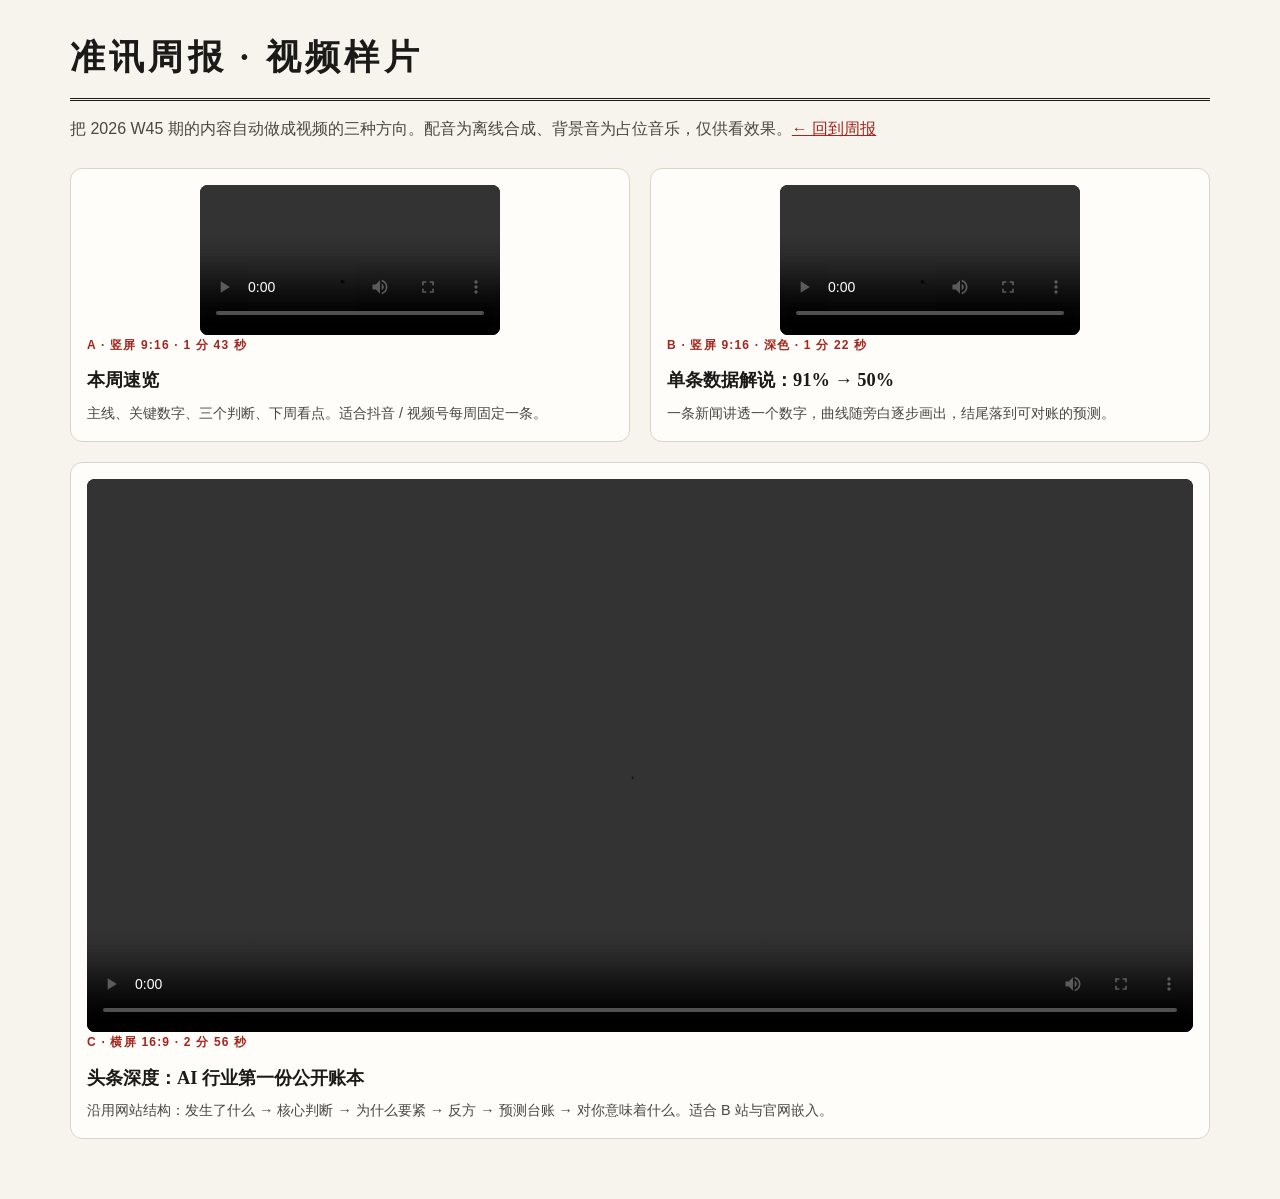
<file: video/index.html>
<!DOCTYPE html>
<html lang="zh-CN">
<head>
<meta charset="UTF-8">
<meta name="viewport" content="width=device-width, initial-scale=1">
<title>准讯周报 · 视频样片</title>
<style>
:root{--bg:#F7F4EE;--card:#FFFDF9;--ink:#1B1A18;--sec:#4A4742;--mut:#77726A;--rule:#DAD4C7;--acc:#A3271F}
*{box-sizing:border-box}
body{margin:0;background:var(--bg);color:var(--ink);font-family:-apple-system,BlinkMacSystemFont,"PingFang SC","Microsoft YaHei","Noto Sans SC",sans-serif;line-height:1.7}
.wrap{max-width:1180px;margin:0 auto;padding:28px 20px 60px}
h1{font-family:"Noto Serif SC","Songti SC",serif;font-weight:900;font-size:2.2rem;letter-spacing:.12em;margin:0;border-bottom:3px double var(--ink);padding-bottom:10px}
.lead{color:var(--sec);margin:14px 0 26px}
.grid{display:grid;grid-template-columns:repeat(2,minmax(0,1fr));gap:20px}
.card{background:var(--card);border:1px solid var(--rule);border-radius:12px;padding:16px}
.card.wide{grid-column:1/-1}
.card h2{font-family:"Noto Serif SC","Songti SC",serif;font-size:1.15rem;margin:10px 0 4px}
.card p{margin:0;color:var(--sec);font-size:.9rem}
.tag{font-size:.75rem;color:var(--acc);font-weight:700;letter-spacing:.1em}
video{width:100%;border-radius:8px;background:#000;display:block}
.v916{max-height:72vh;width:auto;max-width:100%;margin:0 auto}
a{color:var(--acc)}
@media (max-width:760px){.grid{grid-template-columns:1fr}}
</style>
</head>
<body>
<div class="wrap">
  <h1>准讯周报 · 视频样片</h1>
  <p class="lead">把 2026 W45 期的内容自动做成视频的三种方向。配音为离线合成、背景音为占位音乐，仅供看效果。<a href="../">← 回到周报</a></p>
  <div class="grid">
    <div class="card"><video class="v916" src="out/a-weekly.mp4" controls preload="metadata" playsinline></video>
      <div class="tag">A · 竖屏 9:16 · 1 分 43 秒</div><h2>本周速览</h2><p>主线、关键数字、三个判断、下周看点。适合抖音 / 视频号每周固定一条。</p></div>
    <div class="card"><video class="v916" src="out/b-robot.mp4" controls preload="metadata" playsinline></video>
      <div class="tag">B · 竖屏 9:16 · 深色 · 1 分 22 秒</div><h2>单条数据解说：91% → 50%</h2><p>一条新闻讲透一个数字，曲线随旁白逐步画出，结尾落到可对账的预测。</p></div>
    <div class="card wide"><video src="out/c-anthropic.mp4" controls preload="metadata" playsinline></video>
      <div class="tag">C · 横屏 16:9 · 2 分 56 秒</div><h2>头条深度：AI 行业第一份公开账本</h2><p>沿用网站结构：发生了什么 → 核心判断 → 为什么要紧 → 反方 → 预测台账 → 对你意味着什么。适合 B 站与官网嵌入。</p></div>
  </div>
</div>
</body>
</html>
</file>
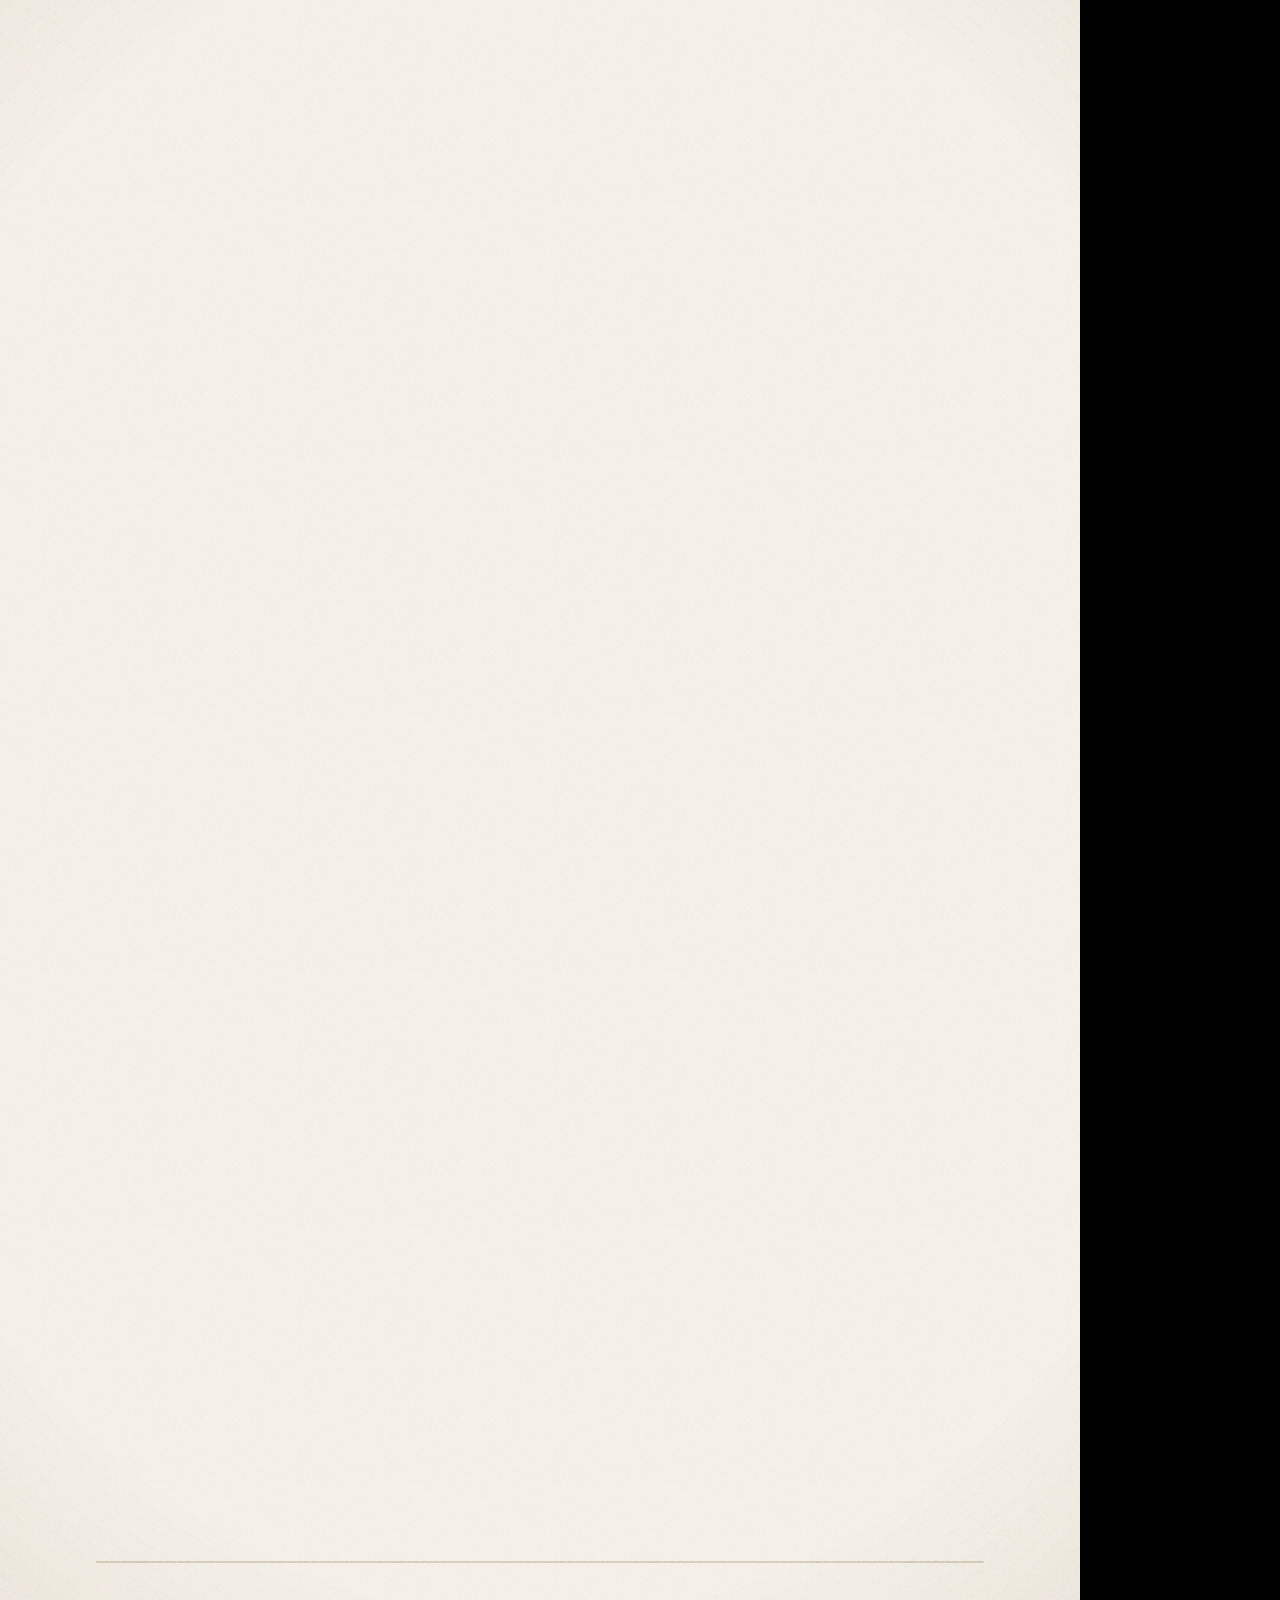
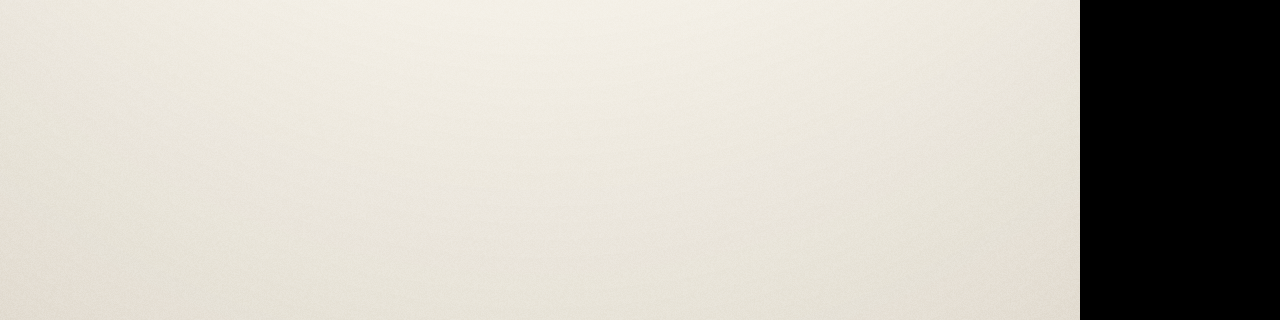
<file: video/samples/a-editorial/index.html>
<!DOCTYPE html>
<html lang="zh-CN">
<head>
<meta charset="utf-8">
<title>样片 A · 纸媒社论风 · 本周主线</title>
<style>
  :root {
    --bg: #F4F0E7; --paper: #FBF8F1; --ink: #1B1A18; --sec: #4A4742; --mut: #8A847A; --rule: #D6CFBF;
    --acc: #A3271F; --acc-bg: #F3E2DD;
    --serif: "Noto Serif CJK SC", "Noto Serif SC", serif;
    --sans: "Noto Sans CJK SC", "Noto Sans SC", sans-serif;
  }
  html, body { margin: 0; background: #000; overflow: hidden; }
  #film { position: absolute; left: 0; top: 0; width: 1080px; height: 1920px; overflow: hidden; background: var(--bg); color: var(--ink); font-family: var(--sans); }
  #film::before { content: ""; position: absolute; inset: 0; background: radial-gradient(120% 80% at 50% 40%, transparent 55%, rgba(80, 60, 30, .16) 100%); z-index: 40; pointer-events: none; }
  .scene { position: absolute; inset: 0; visibility: hidden; }
  .ch { display: inline-block; will-change: transform, opacity; }
  .pad { position: absolute; left: 96px; right: 96px; }

  /* 顶栏与进度 */
  #top { position: absolute; left: 96px; right: 96px; top: 150px; display: flex; justify-content: space-between; align-items: baseline; font-size: 30px; letter-spacing: .08em; color: var(--sec); z-index: 30; }
  #top b { font-family: var(--serif); font-weight: 900; color: var(--ink); letter-spacing: .12em; }
  #top .sec { color: var(--acc); font-weight: 500; }
  #topRule { position: absolute; left: 96px; right: 96px; top: 205px; height: 0; border-top: 3px solid var(--ink); border-bottom: 1px solid var(--ink); padding-top: 5px; z-index: 30; transform-origin: 0 0; }
  #prog { position: absolute; left: 96px; top: 1560px; height: 4px; background: var(--acc); z-index: 30; }
  #progBg { position: absolute; left: 96px; right: 96px; top: 1561px; height: 2px; background: var(--rule); z-index: 29; }

  /* S1 报头 */
  .mast { top: 620px; text-align: center; }
  .mast .en { font-size: 34px; letter-spacing: .6em; color: var(--sec); margin-left: .6em; }
  .mast h1 { font-family: var(--serif); font-weight: 900; font-size: 196px; line-height: 1.1; margin: 30px 0 34px; letter-spacing: .02em; white-space: nowrap; }
  .mast .rules { height: 14px; border-top: 6px solid var(--ink); border-bottom: 2px solid var(--ink); margin: 0 auto; transform-origin: 50% 50%; }
  .mast .date { font-family: var(--serif); font-size: 46px; margin-top: 40px; letter-spacing: .08em; }
  .mast .tag { display: inline-block; margin-top: 90px; font-size: 36px; color: var(--acc); border: 2px solid var(--acc); padding: 14px 30px; letter-spacing: .1em; }

  /* S2 头条 */
  .kicker { font-size: 40px; color: var(--acc); font-weight: 700; letter-spacing: .2em; display: flex; align-items: center; gap: 18px; }
  .kicker i { width: 22px; height: 22px; background: var(--acc); display: inline-block; }
  .hl { font-family: var(--serif); font-weight: 900; font-size: 140px; line-height: 1.25; margin: 40px 0 0; white-space: nowrap; }
  .hl em { font-style: normal; color: var(--acc); position: relative; display: inline-block; }
  .under { position: absolute; left: -4%; width: 108%; top: 92%; height: .42em; overflow: visible; }
  .dek { font-family: var(--serif); font-size: 52px; line-height: 1.6; color: var(--sec); margin-top: 70px; }

  /* S3 账本 */
  .h2 { font-family: var(--serif); font-weight: 900; font-size: 84px; line-height: 1.25; margin: 0; white-space: nowrap; }
  .sub { font-size: 40px; color: var(--sec); margin-top: 20px; letter-spacing: .06em; }
  .sub b { color: var(--ink); } .sub em { font-style: normal; color: var(--acc); font-weight: 700; }
  .ledger { top: 600px; }
  .row { position: relative; padding: 34px 0 40px; }
  .row .rl { position: absolute; left: 0; right: 0; top: 0; border-top: 2px solid var(--ink); transform-origin: 0 0; }
  .row .co { font-family: var(--serif); font-weight: 900; font-size: 64px; margin-bottom: 18px; }
  .row .co small { font-family: var(--sans); font-weight: 400; font-size: 30px; color: var(--mut); margin-left: 16px; letter-spacing: .04em; }
  .row .cells { display: grid; grid-template-columns: 1fr 1fr; gap: 40px; }
  .cell .lb { font-size: 30px; color: var(--sec); letter-spacing: .04em; }
  .cell .val { font-family: var(--serif); font-weight: 900; font-size: 74px; line-height: 1.15; margin-top: 6px; white-space: nowrap; }
  .cell .val .u { font-size: 38px; font-weight: 700; margin-left: 6px; }
  .cell .nt { font-size: 28px; color: var(--mut); margin-top: 6px; }
  .cell.down .val { color: var(--acc); }
  .cell.down { padding-left: 34px; border-left: 2px dashed var(--rule); }
  .stamp { position: absolute; right: 70px; top: 1300px; font-family: var(--serif); font-weight: 900; font-size: 60px; color: var(--acc); border: 7px solid var(--acc); padding: 14px 30px 18px; letter-spacing: .12em; border-radius: 10px; mix-blend-mode: multiply; }

  /* S4 原因 */
  .why { top: 400px; }
  .why .big { font-family: var(--serif); font-weight: 900; font-size: 116px; line-height: 1.3; margin-top: 40px; }
  .why .big em { font-style: normal; color: var(--acc); }
  .tl { position: absolute; left: 96px; right: 96px; top: 960px; height: 420px; }
  .tl .axis { position: absolute; left: 0; right: 0; top: 150px; border-top: 4px solid var(--ink); transform-origin: 0 0; }
  .tl .arrow { position: absolute; right: -6px; top: 136px; width: 0; height: 0; border-left: 28px solid var(--ink); border-top: 16px solid transparent; border-bottom: 16px solid transparent; }
  .tl .ev { position: absolute; top: 0; width: 220px; margin-left: -110px; text-align: center; }
  .tl .ev .dot { width: 34px; height: 34px; border-radius: 50%; background: var(--acc); margin: 133px auto 0; }
  .tl .ev .tx { position: absolute; left: 0; right: 0; top: -12px; font-size: 44px; font-weight: 700; line-height: 1.35; color: var(--acc); }
  .tl .ev.in .dot { background: var(--ink); width: 46px; height: 46px; margin-top: 127px; }
  .tl .ev.in .tx { color: var(--ink); top: 18px; font-family: var(--serif); font-size: 68px; font-weight: 900; }
  .tl .ev .q { font-size: 28px; color: var(--mut); font-weight: 400; }
  .tl .lag { position: absolute; top: 232px; font-size: 40px; color: var(--sec); letter-spacing: .06em; }
  .tl .lagline { position: absolute; top: 210px; height: 0; border-top: 2px dashed var(--sec); }

  /* S5 三个判断 */
  .card { position: absolute; left: 96px; right: 96px; top: 380px; height: 1120px; background: var(--paper); box-shadow: 0 2px 4px rgba(40, 30, 10, .08), 0 30px 60px rgba(40, 30, 10, .14); padding: 70px 72px; box-sizing: border-box; }
  .card .no { font-size: 32px; color: var(--mut); letter-spacing: .2em; }
  .seal { width: 170px; height: 170px; border-radius: 50%; border: 7px solid var(--acc); color: var(--acc); font-family: var(--serif); font-weight: 900; display: flex; align-items: center; justify-content: center; font-size: 96px; margin: 40px 0 44px; }
  .seal.two { font-size: 62px; }
  .card h3 { font-family: var(--serif); font-weight: 900; font-size: 80px; line-height: 1.3; margin: 0 0 30px; }
  .card p { font-size: 42px; line-height: 1.7; color: var(--sec); margin: 0; }
  .card .data { position: absolute; left: 72px; right: 72px; bottom: 70px; border-top: 2px solid var(--ink); padding-top: 26px; font-size: 34px; line-height: 1.55; }
  .card .data b { display: block; font-size: 28px; margin-bottom: 6px; }
  .card .data b { color: var(--acc); letter-spacing: .1em; margin-right: 14px; }

  /* S6 对你 */
  .you { top: 400px; }
  .tiers { position: absolute; left: 96px; right: 96px; top: 760px; }
  .tier { margin: 0 auto 26px; padding: 34px 40px; box-sizing: border-box; text-align: center; transform-origin: 50% 100%; }
  .tier .a { font-family: var(--serif); font-weight: 900; font-size: 58px; }
  .tier .b { font-size: 34px; margin-top: 10px; }
  .tier.t1 { width: 62%; background: var(--acc); color: #fff; }
  .tier.t2 { width: 82%; background: var(--ink); color: var(--paper); }
  .tier.t3 { width: 100%; background: var(--paper); border: 3px solid var(--ink); }
  .tier.t1 .b, .tier.t2 .b { opacity: .85; }

  /* S7 结尾 */
  .end { top: 520px; text-align: center; }
  .end .t { font-family: var(--serif); font-weight: 900; font-size: 120px; line-height: 1.25; }
  .end .s { font-size: 44px; color: var(--sec); margin-top: 40px; letter-spacing: .06em; }
  .end .s b { color: var(--acc); font-family: var(--serif); font-size: 64px; margin: 0 6px; }
  .end .url { display: inline-block; margin-top: 90px; font-size: 40px; font-family: var(--sans); font-weight: 500; letter-spacing: .02em; border-top: 3px solid var(--ink); border-bottom: 3px solid var(--ink); padding: 22px 10px; }
  .end .bye { margin-top: 90px; font-size: 36px; color: var(--mut); letter-spacing: .5em; }
</style>
</head>
<body>
<div id="film">
  <div id="top"><span><b>准讯周报</b>　W45</span><span class="sec" id="secName"></span></div>
  <div id="topRule"></div>
  <div id="progBg"></div><div id="prog"></div>

  <!-- S1 报头 -->
  <section class="scene" id="s1">
    <div class="pad mast">
      <div class="en">ZHUNXUN WEEKLY</div>
      <h1 class="rv">准讯周报</h1>
      <div class="rules"></div>
      <div class="date rv">2026 · 第 45 周 · 11.03 — 11.10</div>
      <div class="tag">视频版 · 一分钟看完本周主线</div>
    </div>
  </section>

  <!-- S2 本周主线 -->
  <section class="scene" id="s2">
    <div class="pad" style="top:430px">
      <div class="kicker"><i></i>本周主线</div>
      <h2 class="hl"><span class="rv">AI 行业</span><br><span><span class="rv">开始公开</span><em class="rv">算账<svg class="under" viewBox="0 0 340 60" preserveAspectRatio="none"><path d="M6 40 C 70 20, 150 52, 220 30 S 310 22, 334 34" fill="none" stroke="#A3271F" stroke-width="11" stroke-linecap="round"/></svg></em></span>
      </h2>
      <p class="dek rv">随着 Anthropic 上市，大模型公司的成本第一次被摆上台面。</p>
    </div>
  </section>

  <!-- S3 三本账 -->
  <section class="scene" id="s3">
    <div class="pad" style="top:330px">
      <h2 class="h2 rv">三家公司，同一个矛盾</h2>
      <div class="sub rv"><b>收入在暴涨</b>　·　<em>现金在变差</em></div>
    </div>
    <div class="pad ledger">
      <div class="row" id="r1"><div class="rl"></div>
        <div class="co">Anthropic<small>三季度</small></div>
        <div class="cells">
          <div class="cell"><div class="lb">收入 ↑</div><div class="val"><span class="n" data-to="169.6" data-d="1">0</span><span class="u">亿美元</span></div><div class="nt">同比约 11 倍</div></div>
          <div class="cell down"><div class="lb">经营利润 ↓</div><div class="val"><span class="n" data-to="-5.67" data-d="2">0</span><span class="u">亿美元</span></div><div class="nt">上季度 +9.74 亿</div></div>
        </div>
      </div>
      <div class="row" id="r2"><div class="rl"></div>
        <div class="co">谷歌<small>谷歌云 vs 母公司 Alphabet</small></div>
        <div class="cells">
          <div class="cell"><div class="lb">云收入 ↑</div><div class="val"><span class="n" data-to="103" data-d="0" data-p="+">0</span><span class="u">%</span></div><div class="nt">同比翻倍</div></div>
          <div class="cell down"><div class="lb">自由现金流 ↓</div><div class="val"><span class="n" data-to="-91" data-d="0">0</span><span class="u">亿美元</span></div><div class="nt">单季资本开支 514 亿</div></div>
        </div>
      </div>
      <div class="row" id="r3"><div class="rl"></div>
        <div class="co">AMD<small>三季度</small></div>
        <div class="cells">
          <div class="cell"><div class="lb">数据中心收入 ↑</div><div class="val"><span class="n" data-to="97" data-d="0" data-p="+">0</span><span class="u">%</span></div><div class="nt">同比</div></div>
          <div class="cell down"><div class="lb">自由现金流 ↓</div><div class="val"><span class="n" data-to="-64" data-d="0">0</span><span class="u">%</span></div><div class="nt">同比</div></div>
        </div>
      </div>
    </div>
    <div class="stamp">先花钱 · 后收钱</div>
  </section>

  <!-- S4 原因 -->
  <section class="scene" id="s4">
    <div class="pad why">
      <div class="kicker rv"><i></i>原因只有一个</div>
      <div class="big"><span class="rv">AI 这门生意，</span><br><span class="rv">钱要<em>先花出去</em>。</span></div>
    </div>
    <div class="tl">
      <div class="axis"></div><div class="arrow"></div>
      <div class="ev" style="left:9%"><div class="tx">先签<br>算力合同</div><div class="dot"></div></div>
      <div class="ev" style="left:31%"><div class="tx">先建<br>电厂</div><div class="dot"></div></div>
      <div class="ev" style="left:53%"><div class="tx">先垫<br>库存</div><div class="dot"></div></div>
      <div class="ev in" style="left:86%"><div class="tx">收入</div><div class="dot"></div></div>
      <div class="lagline" style="left:53%; right:14%"></div>
      <div class="lag" style="left:55%">晚一步才到账</div>
    </div>
  </section>

  <!-- S5 三个判断 -->
  <section class="scene" id="s5">
    <div class="card" id="c1"><div class="no">判断 1 / 3</div><div class="seal">钱</div>
      <h3>从讲故事，<br>到看账本</h3>
      <p>「每一美元算力能换回多少收入」，正在成为所有 AI 公司的共同考题。</p>
      <div class="data"><b>数据</b>Anthropic 算力成本占收入：48% → 58%</div></div>
    <div class="card" id="c2"><div class="no">判断 2 / 3</div><div class="seal">电</div>
      <h3>瓶颈从芯片，<br>移到了电力</h3>
      <p>能不能通上电，开始比能不能买到芯片更决定进度。</p>
      <div class="data"><b>数据</b>Anthropic 约 34 亿美元，自购 1.7 吉瓦燃气机组</div></div>
    <div class="card" id="c3"><div class="no">判断 3 / 3</div><div class="seal two">信任</div>
      <h3>最强的能力，<br>开始凭资质发放</h3>
      <p>同一个模型，分成「大众版」和「持证版」。读推理草稿来监督 AI 的老办法，也开始失灵。</p>
      <div class="data"><b>数据</b>Fable 5.2 人人可用 · Mythos 5.2 只给审核过的机构</div></div>
  </section>

  <!-- S6 对你 -->
  <section class="scene" id="s6">
    <div class="pad you">
      <div class="kicker rv"><i></i>对普通人意味着什么</div>
      <h2 class="h2 rv" style="font-size:104px; margin-top:36px">AI 服务会分层</h2>
    </div>
    <div class="tiers">
      <div class="tier t1"><div class="a">最强的</div><div class="b">更贵、更有门槛</div></div>
      <div class="tier t2"><div class="a">重度使用</div><div class="b">从包月改为按量计费</div></div>
      <div class="tier t3"><div class="a">便宜的，更便宜</div><div class="b">Token 已经上了双 11 货架</div></div>
    </div>
  </section>

  <!-- S7 结尾 -->
  <section class="scene" id="s7">
    <div class="pad end">
      <div class="t"><span class="rv">完整版</span><br><span class="rv">在周报里</span></div>
      <div class="s"><b>12</b>条新闻　·　<b>39</b>条带把握度的预测</div>
      <div class="url">mengxiaocc1.github.io/zhoubao</div>
      <div class="bye">下 周 见</div>
    </div>
  </section>
</div>

<script src="../../engine/engine.js"></script>
<script>
(function () {
  'use strict';
  var $ = V.$, $$ = V.$$, css = V.css, P = V.prog, E = V.ease, lerp = V.lerp, R = V.reveal;
  var film = new V.Film({ w: 1080, h: 1920, fps: 30, music: 'editorial', root: $('#film') });

  /* 每个场景里 .rv 元素拆字 */
  var rv = {};
  $$('.scene').forEach(function (s) { rv[s.id] = $$('.rv', s).map(function (el) { return V.split(el); }); });
  var IN = 0.7;                                   // 场景进场时长
  function enter(el, lt, dur) {                   // 通用：上移淡入 / 上移淡出
    var a = E.out3(P(lt, 0, IN)), b = E.in3(P(lt, dur, dur + 0.6));
    css(el, { opacity: a * (1 - b), transform: 'translateY(' + ((1 - a) * 60 - b * 80) + 'px)' });
  }
  var secs = [];
  function sec(name, sc) { secs.push({ t: sc.start, name: name }); }

  /* S1 报头 4.2s */
  sec('', film.scene(4.2, $('#s1'), function (lt, dur) {
    enter($('#s1'), lt + IN, dur);
    var h = rv.s1[0]; R(h, P(lt, 0.2, 1.3), { width: 0.45, dy: 0.12, blur: 14, scale: 0.15 });
    css($('#s1 .rules'), { transform: 'scaleX(' + E.inOut3(P(lt, 0.9, 1.8)) + ')' });
    R(rv.s1[1], P(lt, 1.5, 2.4), { width: 0.3 });
    css($('#s1 .en'), { opacity: P(lt, 0.1, 0.8) });
    var tg = E.outBack(P(lt, 2.3, 2.8));
    css($('#s1 .tag'), { opacity: P(lt, 2.3, 2.5), transform: 'scale(' + lerp(1.4, 1, tg) + ')' });
  }, { post: 0.6, cues: [[0.25, 'swell'], [0.95, 'swish'], [2.35, 'stamp']] }));

  /* S2 本周主线 5.4s */
  var underPath = $('#s2 .under path'), uLen = 380;
  underPath.style.strokeDasharray = uLen;
  sec('本周主线', film.scene(5.4, $('#s2'), function (lt, dur) {
    enter($('#s2 .pad'), lt, dur);
    css($('#s2 .kicker'), { opacity: P(lt, 0.1, 0.5) });
    R(rv.s2[0], P(lt, 0.3, 1.0), { width: 0.5, blur: 10, dy: 0.15 });
    R(rv.s2[1], P(lt, 0.8, 1.5), { width: 0.4, blur: 10, dy: 0.15 });
    R(rv.s2[2], P(lt, 1.4, 1.9), { width: 0.6, blur: 14, scale: 0.3 });
    underPath.style.strokeDashoffset = uLen * (1 - E.inOut3(P(lt, 1.9, 2.5)));
    R(rv.s2[3], P(lt, 2.6, 3.8), { width: 0.2 });
  }, { cues: [[0.3, 'hit'], [1.9, 'pen'], [2.6, 'type']] }));

  /* S3 三本账 14s */
  var rows = ['#r1', '#r2', '#r3'].map(function (id) { return $(id); });
  var rowT = [1.4, 5.0, 8.6];
  sec('三本账', film.scene(14, $('#s3'), function (lt, dur) {
    var b = E.in3(P(lt, dur, dur + 0.6));
    css($('#s3'), { opacity: 1 - b });
    var a = E.out3(P(lt, 0, IN));
    css($('#s3 .pad'), { opacity: a, transform: 'translateY(' + (1 - a) * 60 + 'px)' });
    R(rv.s3[0], P(lt, 0.1, 0.9), { width: 0.4, blur: 8 });
    R(rv.s3[1], P(lt, 0.7, 1.3), { width: 0.3 });
    rows.forEach(function (r, i) {
      var t0 = rowT[i], p = E.out3(P(lt, t0, t0 + 0.7));
      css(r, { opacity: p, transform: 'translateY(' + (1 - p) * 40 + 'px)' });
      css($('.rl', r), { transform: 'scaleX(' + E.inOut3(P(lt, t0 - 0.2, t0 + 0.5)) + ')' });
      $$('.n', r).forEach(function (n, j) {
        var to = +n.dataset.to, d = +n.dataset.d, q = E.outExpo(P(lt, t0 + 0.3 + j * 0.9, t0 + 1.6 + j * 0.9));
        var v = to * q, s = V.fmt(Math.abs(v), d);
        n.textContent = (v < 0 || (to < 0 && q > 0) ? '−' : (n.dataset.p || '')) + s;
        css(n.parentNode.parentNode, { opacity: j === 0 ? 1 : lerp(0.15, 1, P(lt, t0 + 1.0, t0 + 1.3)) });
      });
    });
    var st = P(lt, 12.0, 12.25);
    css($('#s3 .stamp'), { opacity: st > 0 ? 0.92 : 0, transform: 'rotate(-8deg) scale(' + lerp(2.2, 1, E.out5(st)) + ')' });
  }, { cues: [[0.1, 'hit', 0.6], [1.4, 'row'], [2.6, 'down'], [5.0, 'row'], [6.2, 'down'], [8.6, 'row'], [9.8, 'down'], [12.0, 'stamp']] }));

  /* S4 原因 7.6s */
  sec('原因', film.scene(7.6, $('#s4'), function (lt, dur) {
    enter($('#s4'), lt, dur);
    R(rv.s4[0], P(lt, 0.1, 0.5), { width: 0.4 });
    R(rv.s4[1], P(lt, 0.4, 1.2), { width: 0.4, blur: 8 });
    R(rv.s4[2], P(lt, 1.0, 1.9), { width: 0.4, blur: 8 });
    css($('#s4 .axis'), { transform: 'scaleX(' + E.inOut3(P(lt, 2.0, 2.8)) + ')' });
    css($('#s4 .arrow'), { opacity: P(lt, 2.7, 2.8) });
    $$('#s4 .ev').forEach(function (ev, i) {
      var t0 = i < 3 ? 2.6 + i * 0.6 : 4.8, p = E.outBack(P(lt, t0, t0 + 0.45));
      css(ev, { opacity: P(lt, t0, t0 + 0.2), transform: 'translateY(' + (1 - p) * 30 + 'px)' });
    });
    var lp = E.inOut3(P(lt, 4.2, 4.9));
    css($('#s4 .lagline'), { clipPath: 'inset(0 ' + (1 - lp) * 100 + '% 0 0)' });
    css($('#s4 .lag'), { opacity: P(lt, 4.4, 4.8) });
  }, { cues: [[0.4, 'hit', 0.7], [2.6, 'tick'], [3.2, 'tick'], [3.8, 'tick'], [4.8, 'bell']] }));

  /* S5 三个判断 3 × 4.7s */
  var cards = ['#c1', '#c2', '#c3'].map(function (id) { return $(id); });
  var CD = 4.7;
  sec('三个判断', film.scene(CD * 3, $('#s5'), function (lt, dur) {
    cards.forEach(function (c, i) {
      var t0 = i * CD, a = E.out3(P(lt, t0, t0 + 0.7)), b = i < 2 ? E.inOut3(P(lt, t0 + CD - 0.15, t0 + CD + 0.55)) : E.in3(P(lt, dur, dur + 0.6));
      var on = lt >= t0 - 0.01 && (i === 2 || lt < t0 + CD + 0.6);
      css(c, { visibility: on ? 'inherit' : 'hidden', zIndex: 10 + i,
        opacity: (i === 0 ? 1 : a) * (i === 2 ? 1 - b : 1),
        transform: 'translateX(' + (i === 0 ? 0 : (1 - a) * 900) + 'px) translateX(' + (-b * 1100) + 'px) rotate(' + (-b * 7 + (1 - a) * 4 * (i > 0)) + 'deg)' });
      var s = E.outBack(P(lt, t0 + 0.4, t0 + 0.9));
      css($('.seal', c), { transform: 'scale(' + lerp(0.4, 1, s) + ') rotate(' + (1 - s) * -20 + 'deg)', opacity: P(lt, t0 + 0.4, t0 + 0.55) });
      css($('h3', c), { opacity: P(lt, t0 + 0.7, t0 + 1.1) });
      css($('p', c), { opacity: P(lt, t0 + 1.1, t0 + 1.6) });
      css($('.data', c), { opacity: P(lt, t0 + 1.8, t0 + 2.2) });
    });
    if (lt < 0.7) css($('#c1'), { opacity: E.out3(P(lt, 0, 0.7)), transform: 'translateY(' + (1 - E.out3(P(lt, 0, 0.7))) * 60 + 'px)' });
  }, { cues: [[0, 'swish'], [0.4, 'stamp', 0.7], [CD - 0.1, 'page'], [CD + 0.4, 'stamp', 0.7], [CD * 2 - 0.1, 'page'], [CD * 2 + 0.4, 'stamp', 0.7]] }));

  /* S6 对你 7.6s */
  var tiers = $$('#s6 .tier');
  sec('对你', film.scene(7.6, $('#s6'), function (lt, dur) {
    enter($('#s6'), lt, dur);
    R(rv.s6[0], P(lt, 0.1, 0.5), { width: 0.4 });
    R(rv.s6[1], P(lt, 0.4, 1.3), { width: 0.4, blur: 8 });
    [2, 1, 0].forEach(function (i, k) {
      var t0 = 1.6 + k * 1.0, p = E.outBack(P(lt, t0, t0 + 0.5));
      css(tiers[i], { opacity: P(lt, t0, t0 + 0.15), transform: 'scaleY(' + lerp(0.2, 1, p) + ')' });
    });
  }, { cues: [[0.4, 'hit', 0.6], [1.6, 'block'], [2.6, 'block'], [3.6, 'block']] }));

  /* S7 结尾 6.2s */
  sec('完整版', film.scene(6.2, $('#s7'), function (lt, dur) {
    var a = E.out3(P(lt, 0, IN));
    css($('#s7'), { opacity: a * (1 - P(lt, dur - 0.7, dur)) });
    R(rv.s7[0], P(lt, 0.1, 0.7), { width: 0.5, blur: 8 });
    R(rv.s7[1], P(lt, 0.5, 1.2), { width: 0.5, blur: 8 });
    css($('#s7 .s'), { opacity: P(lt, 1.4, 1.8) });
    var u = E.out3(P(lt, 2.1, 2.6));
    css($('#s7 .url'), { opacity: u, transform: 'translateY(' + (1 - u) * 20 + 'px)' });
    css($('#s7 .bye'), { opacity: P(lt, 3.0, 3.6) });
  }, { post: 0, cues: [[0.1, 'swell', 0.8], [2.1, 'tick'], [4.6, 'end']] }));

  /* 顶栏、进度、颗粒 */
  var grain = V.grain($('#film'), 0.10);
  film.overlay(function (t, f) {
    var name = ''; secs.forEach(function (s) { if (t >= s.t) name = s.name; });
    $('#secName').textContent = name;
    var a = E.out3(P(t, 0.0, 0.8));
    css($('#topRule'), { transform: 'scaleX(' + a + ')' });
    css($('#top'), { opacity: P(t, 3.9, 4.5) });
    $('#prog').style.width = (888 * t / film.t) + 'px';
    grain(f);
  });
  film.publish();
})();
</script>
</body>
</html>
</file>
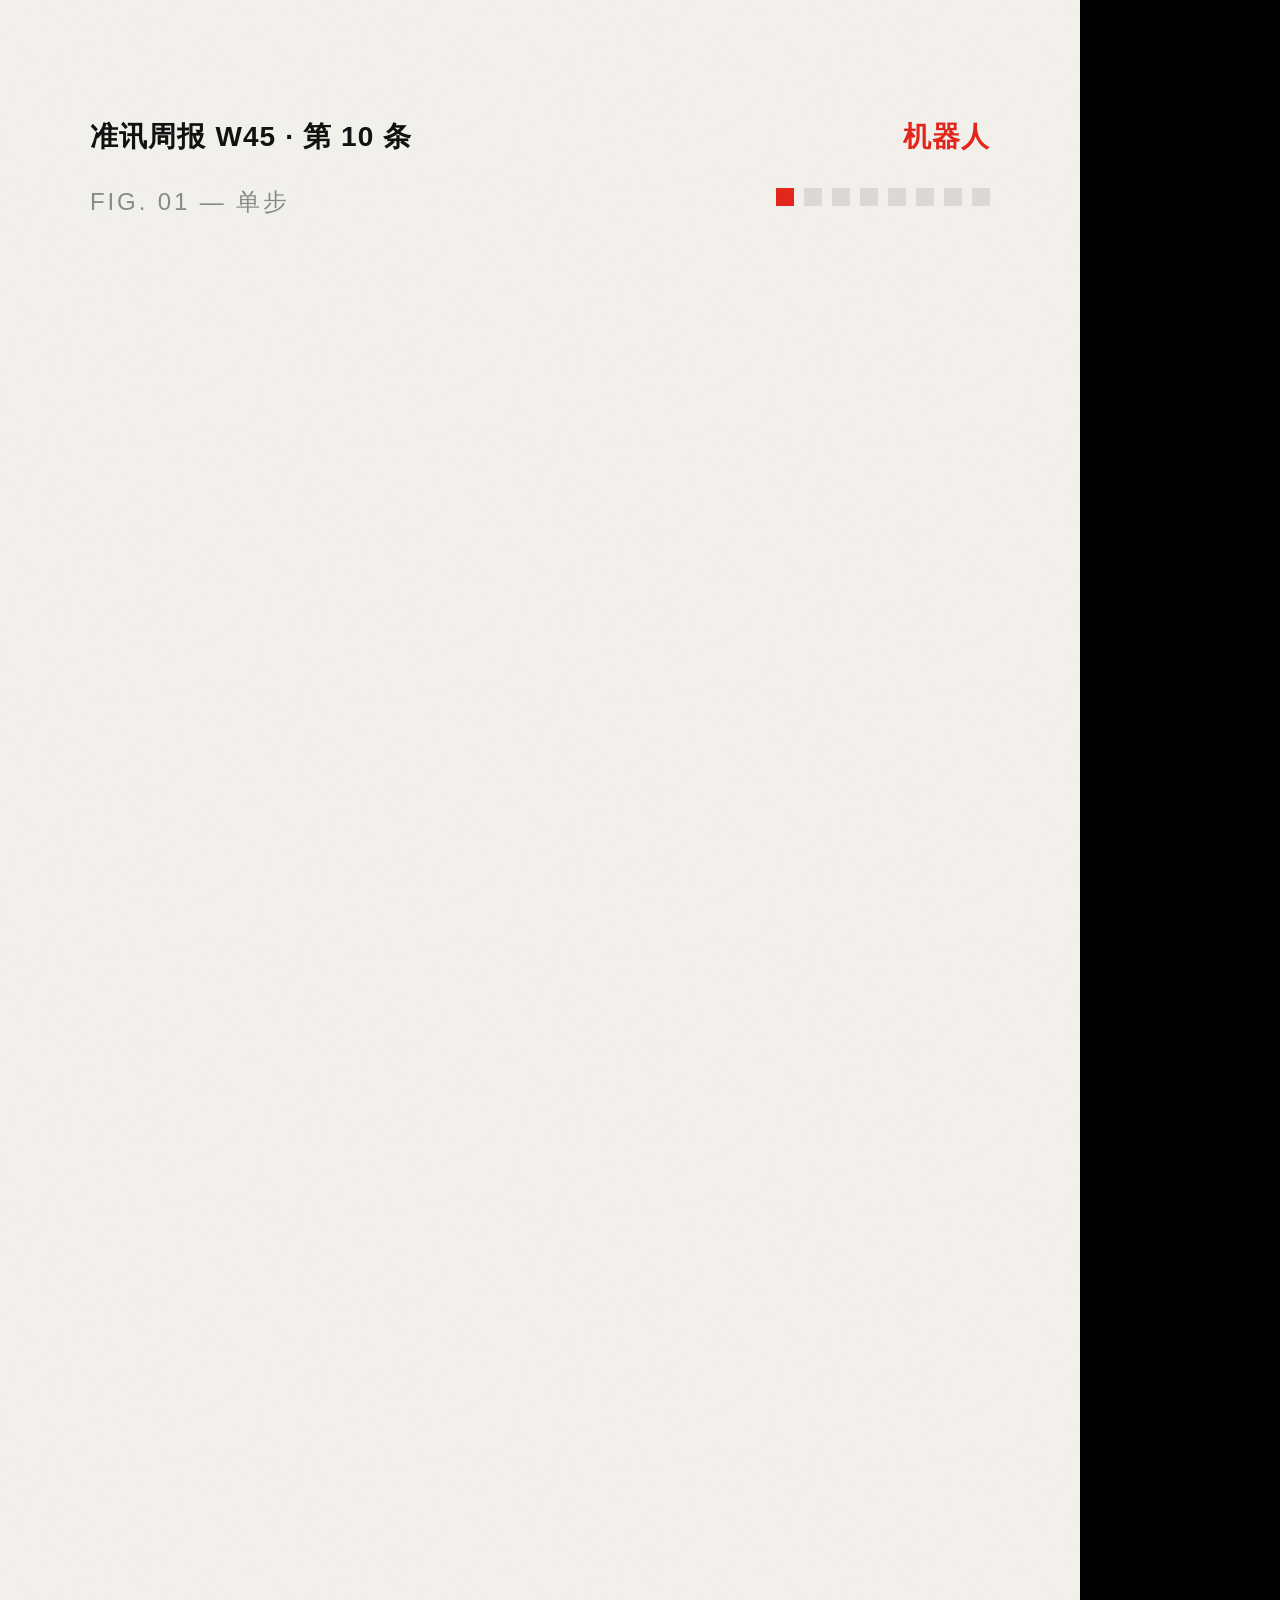
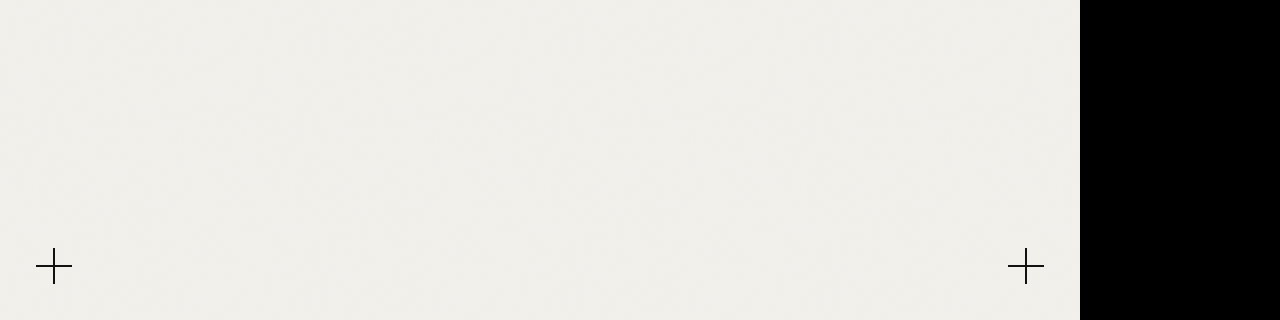
<file: video/samples/b-swiss/index.html>
<!DOCTYPE html>
<html lang="zh-CN">
<head>
<meta charset="utf-8">
<title>样片 B · 瑞士网格数据风 · 机器人的算术题</title>
<style>
  :root { --bg: #F1F0EB; --ink: #111; --red: #E3261C; --grey: #8A8A85; --line: rgba(17, 17, 17, .10); --sans: "Noto Sans CJK SC", "Noto Sans SC", sans-serif; }
  html, body { margin: 0; background: #000; overflow: hidden; }
  #film { position: absolute; left: 0; top: 0; width: 1080px; height: 1920px; overflow: hidden; background: var(--bg); color: var(--ink); font-family: var(--sans); font-feature-settings: "tnum"; }
  .scene { position: absolute; inset: 0; visibility: hidden; }
  .ch { display: inline-block; }
  .abs { position: absolute; }

  /* 网格与版式标记 */
  #grid { position: absolute; inset: 0; z-index: 1; }
  #grid i { position: absolute; top: 0; bottom: 0; width: 1px; background: var(--line); transform-origin: 50% 0; }
  #meta { position: absolute; left: 90px; right: 90px; top: 118px; display: flex; justify-content: space-between; font-size: 28px; font-weight: 700; letter-spacing: .04em; z-index: 30; }
  #meta span:last-child { color: var(--red); }
  #metaRule { position: absolute; left: 90px; right: 90px; top: 168px; height: 4px; background: var(--ink); z-index: 30; transform-origin: 0 0; }
  #fig { position: absolute; left: 90px; top: 186px; font-size: 24px; color: var(--grey); letter-spacing: .12em; z-index: 30; }
  #dots { position: absolute; right: 90px; top: 188px; display: flex; gap: 10px; z-index: 30; }
  #dots i { width: 18px; height: 18px; background: var(--line); }
  #dots i.on { background: var(--ink); } #dots i.cur { background: var(--red); }
  .onred #meta, .onred #meta span:last-child, .onred #fig { color: #fff; } .onred #metaRule { background: #fff; }
  .onred #dots i { background: rgba(255,255,255,.35); } .onred #dots i.on, .onred #dots i.cur { background: #fff; }
  .reg { position: absolute; width: 36px; height: 36px; z-index: 30; }
  .reg::before, .reg::after { content: ""; position: absolute; background: var(--ink); }
  .reg::before { left: 17px; top: 0; width: 2px; height: 36px; } .reg::after { top: 17px; left: 0; height: 2px; width: 36px; }

  .lab { font-size: 54px; font-weight: 900; letter-spacing: .01em; }
  .note { font-size: 30px; color: var(--grey); letter-spacing: .04em; font-weight: 400; }
  .huge { font-weight: 900; letter-spacing: -.05em; line-height: .8; white-space: nowrap; }
  .huge .pc { font-size: .5em; letter-spacing: 0; margin-left: .04em; }

  /* B2 红场 */
  #s2 .redfield { position: absolute; inset: 0; background: var(--red); color: #fff; }
  #s2 .note { color: rgba(255, 255, 255, .8); }

  /* B3 宣言 */
  .stmt { font-size: 112px; font-weight: 900; line-height: 1.3; letter-spacing: -.01em; }
  .stmt .ln { display: block; overflow: hidden; white-space: nowrap; }
  .stmt .ln > span { display: inline-block; }
  .stmt em { font-style: normal; color: var(--red); }

  /* B4 连乘 */
  .chart { position: absolute; left: 90px; top: 1010px; width: 900px; height: 560px; }
  .chart svg { overflow: visible; }
  .chart .ax { font-size: 26px; fill: var(--grey); font-family: var(--sans); }
  .chart .cp { font-size: 40px; font-weight: 900; font-family: var(--sans); }
  .steps { position: absolute; left: 90px; top: 900px; display: grid; grid-template-columns: repeat(20, 1fr); gap: 6px; width: 900px; }
  .steps i { height: 28px; background: var(--line); }

  /* B5 对比条 */
  .cmp { position: absolute; left: 90px; right: 90px; }
  .cmp .bl { font-size: 36px; font-weight: 700; margin-bottom: 14px; display: flex; justify-content: space-between; }
  .cmp .bar { height: 130px; background: var(--line); position: relative; }
  .cmp .bar i { position: absolute; left: 0; top: 0; bottom: 0; background: var(--grey); }
  .cmp .bar.r i { background: var(--red); }
  .cmp .bv { font-size: 96px; font-weight: 900; letter-spacing: -.03em; }

  /* B7 结论 */
  .verdict { position: absolute; left: 90px; right: 90px; padding: 44px 0 50px; border-top: 4px solid var(--ink); }
  .verdict .k { display: flex; align-items: center; gap: 22px; font-size: 44px; font-weight: 900; }
  .verdict .k i { width: 70px; height: 70px; display: flex; align-items: center; justify-content: center; font-style: normal; color: #fff; font-size: 46px; background: var(--ink); }
  .verdict.no .k i { background: var(--red); }
  .verdict .v { font-size: 66px; font-weight: 900; line-height: 1.3; margin-top: 26px; }
  .verdict .v small { display: block; font-size: 34px; font-weight: 400; color: var(--grey); margin-top: 12px; }

  /* B8 预测 + 结尾 */
  .fc { position: absolute; left: 90px; right: 90px; top: 420px; background: var(--ink); color: #fff; padding: 60px 64px 64px; box-sizing: border-box; }
  .fc .h { display: flex; justify-content: space-between; font-size: 32px; letter-spacing: .1em; font-weight: 700; }
  .fc .h span:last-child { color: #ff7a70; }
  .fc .t { font-size: 58px; font-weight: 900; line-height: 1.45; margin-top: 40px; }
  .fc .c { display: flex; align-items: center; gap: 12px; margin-top: 44px; font-size: 32px; }
  .fc .c i { width: 26px; height: 26px; border-radius: 50%; background: var(--red); display: inline-block; }
  .sign { position: absolute; left: 90px; right: 90px; top: 1180px; }
  .sign .w { font-size: 92px; font-weight: 900; line-height: 1.2; }
  .sign .u { font-size: 38px; margin-top: 30px; font-weight: 700; color: var(--red); }
</style>
</head>
<body>
<div id="film">
  <div id="grid"></div>
  <div id="meta"><span>准讯周报 W45 · 第 10 条</span><span>机器人</span></div>
  <div id="metaRule"></div>
  <div id="fig"></div>
  <div id="dots"></div>
  <div class="reg" style="left:36px; top:1848px"></div><div class="reg" style="right:36px; top:1848px"></div>

  <!-- B1 91% -->
  <section class="scene" id="s1">
    <div class="abs lab" style="left:90px; top:430px">单个动作的成功率</div>
    <div class="abs note" style="left:90px; top:510px">苹果 HALO · 宇树 G1 · 360 次真机测试</div>
    <div class="abs huge" style="left:70px; top:700px; font-size:500px"><span class="n">0</span><span class="pc">%</span></div>
  </section>

  <!-- B2 50% -->
  <section class="scene" id="s2">
    <div class="redfield">
      <div class="abs lab" style="left:90px; top:430px">三个动作连起来做</div>
      <div class="abs note" style="left:90px; top:510px">钻过障碍 → 行走 → 推箱子</div>
      <div class="abs huge" style="left:70px; top:700px; font-size:500px"><span class="n">91</span><span class="pc">%</span></div>
      <div class="abs lab" style="left:90px; top:1180px; font-size:64px">只剩一半</div>
    </div>
  </section>

  <!-- B3 宣言 -->
  <section class="scene" id="s3">
    <div class="abs stmt" style="left:90px; top:560px">
      <span class="ln"><span>一道<em>算术题</em>，</span></span>
      <span class="ln"><span>决定人形机器人</span></span>
      <span class="ln"><span>何时进家门。</span></span>
    </div>
  </section>

  <!-- B4 连乘 -->
  <section class="scene" id="s4">
    <div class="abs lab" style="left:90px; top:300px">如果每一步都是 91%</div>
    <div class="abs note" style="left:90px; top:380px">连续做下去，成功率 = 0.91 × 0.91 × …</div>
    <div class="abs" style="left:90px; top:520px; font-size:44px; font-weight:900">第 <span id="stepN" style="color:var(--red)">1</span> 步</div>
    <div class="abs huge" style="left:70px; top:590px; font-size:280px"><span id="rate">91</span><span class="pc">%</span></div>
    <div class="steps" id="steps"></div>
    <div class="chart"><svg id="chart" width="900" height="560"></svg></div>
  </section>

  <!-- B5 现实更糟 -->
  <section class="scene" id="s5">
    <div class="abs lab" style="left:90px; top:330px; font-size:84px">现实比算术更糟</div>
    <div class="cmp" style="top:560px">
      <div class="bl"><span>按 0.91³ 推算 · 三步</span></div>
      <div class="bar"><i id="b1"></i></div>
      <div class="bv" id="bv1">0%</div>
    </div>
    <div class="cmp" style="top:900px">
      <div class="bl"><span>苹果实测 · 三步</span></div>
      <div class="bar r"><i id="b2"></i></div>
      <div class="bv" id="bv2" style="color:var(--red)">0%</div>
    </div>
    <div class="abs" style="left:90px; right:90px; top:1300px; font-size:46px; font-weight:700; line-height:1.55" id="why5">每一步难度不同，前一步的偏差还会传给下一步。</div>
  </section>

  <!-- B6 98.9% -->
  <section class="scene" id="s6">
    <div class="abs lab" style="left:90px; top:330px">想让 20 步之后还有八成成功率</div>
    <div class="abs lab" style="left:90px; top:420px; color:var(--grey)">每一步都得做到</div>
    <div class="abs huge" style="left:70px; top:600px; font-size:330px; color:var(--red)"><span id="r6">91.0</span><span class="pc">%</span></div>
    <div class="abs" style="left:90px; right:90px; top:1000px; border-top:4px solid var(--ink); padding-top:40px">
      <div style="font-size:52px; font-weight:900; line-height:1.45">失误率要从 9% 压到 1% 左右，<br>约为原来的<span style="color:var(--red)">九分之一</span>。</div>
      <div class="note" style="margin-top:24px">这是最难的一段路。</div>
    </div>
  </section>

  <!-- B7 结论 -->
  <section class="scene" id="s7">
    <div class="abs lab" style="left:90px; top:330px; font-size:72px">所以在那之前</div>
    <div class="verdict" style="top:520px"><div class="k"><i>✓</i>适合</div><div class="v">工厂里的固定工序<small>步骤少、环境固定：搬运、质检</small></div></div>
    <div class="verdict no" style="top:920px"><div class="k"><i>✕</i>还不适合</div><div class="v">家里的连续家务<small>动辄几十步，环境天天在变</small></div></div>
  </section>

  <!-- B8 预测 + 结尾 -->
  <section class="scene" id="s8">
    <div class="fc">
      <div class="h"><span>我们的预测</span><span>2027 年底前</span></div>
      <div class="t">没有任何公司向普通家庭批量交付（超过 1 万台）能做多步家务的通用人形机器人。</div>
      <div class="c">把握度 高　<i></i><i></i><i></i><i></i></div>
    </div>
    <div class="sign"><div class="w">更多判断，<br>看本周周报</div><div class="u">mengxiaocc1.github.io/zhoubao</div></div>
  </section>
</div>

<script src="../../engine/engine.js"></script>
<script>
(function () {
  'use strict';
  var $ = V.$, $$ = V.$$, css = V.css, P = V.prog, E = V.ease, lerp = V.lerp;
  var film = new V.Film({ w: 1080, h: 1920, fps: 30, music: 'swiss', root: $('#film') });

  /* 网格 */
  for (var i = 0; i <= 6; i++) { var g = document.createElement('i'); g.style.left = (90 + i * 150) + 'px'; $('#grid').appendChild(g); }
  var gridLines = $$('#grid i');
  var figs = [];
  function fig(name, sc) { figs.push({ t: sc.start, name: name }); }
  function slide(el, lt, dur, o) {           /* 瑞士风：硬切 + 短位移 */
    o = o || {};
    var a = E.out5(P(lt, 0, 0.35)), b = E.in3(P(lt, dur - 0.05, dur + 0.3));
    css(el, { opacity: Math.min(1, a * 1.4) * (1 - b), transform: 'translateX(' + ((1 - a) * (o.dx || 60) - b * 120) + 'px)' });
  }

  /* B1 91% */
  fig('FIG. 01 — 单步', film.scene(4.4, $('#s1'), function (lt, dur) {
    var b = P(lt, dur, dur + 0.01);
    css($('#s1'), { opacity: 1 - b });
    css($('#s1 .lab'), { opacity: P(lt, 0.2, 0.4), transform: 'translateX(' + (1 - E.out5(P(lt, 0.2, 0.6))) * 40 + 'px)' });
    css($('#s1 .note'), { opacity: P(lt, 0.5, 0.8) });
    var q = E.outExpo(P(lt, 0.6, 2.0));
    $('#s1 .n').textContent = Math.round(91 * q);
    css($('#s1 .huge'), { opacity: P(lt, 0.6, 0.7) });
  }, { post: 0.01, cues: [[0.2, 'hit'], [0.6, 'count', 1.4]] }));

  /* B2 红场 50% */
  fig('FIG. 02 — 三步', film.scene(4.6, $('#s2'), function (lt, dur) {
    var w = E.inOut3(P(lt, 0, 0.45));
    css($('#s2 .redfield'), { clipPath: 'inset(' + (1 - w) * 100 + '% 0 0 0)' });
    var q = E.outExpo(P(lt, 0.8, 2.0));
    $('#s2 .n').textContent = Math.round(lerp(91, 50, q));
    css($('#s2 .lab'), { opacity: P(lt, 0.4, 0.6) });
    css($('#s2 .note'), { opacity: P(lt, 0.6, 0.9) });
    var l = $$('#s2 .lab')[1]; css(l, { opacity: P(lt, 2.2, 2.4), transform: 'translateX(' + (1 - E.out5(P(lt, 2.2, 2.6))) * 40 + 'px)' });
    css($('#s2'), { opacity: 1 - P(lt, dur, dur + 0.01) });
  }, { post: 0.01, cues: [[0, 'wipe'], [0.8, 'countdown', 1.2], [2.2, 'hit', 0.8]] }));

  /* B3 宣言 */
  var lns = $$('#s3 .ln > span');
  fig('FIG. 03', film.scene(4.6, $('#s3'), function (lt, dur) {
    lns.forEach(function (l, i) {
      var a = E.out5(P(lt, 0.15 + i * 0.35, 0.75 + i * 0.35));
      css(l, { transform: 'translateY(' + (1 - a) * 110 + '%)' });
    });
    css($('#s3'), { opacity: 1 - P(lt, dur, dur + 0.01) });
  }, { post: 0.01, cues: [[0.15, 'thump'], [0.5, 'thump'], [0.85, 'thump']] }));

  /* B4 连乘 */
  var steps = $('#steps');
  for (var k = 0; k < 20; k++) steps.appendChild(document.createElement('i'));
  var stepEls = $$('#steps i');
  var svg = $('#chart'), NS = 'http://www.w3.org/2000/svg';
  function el(tag, at) { var e = document.createElementNS(NS, tag); for (var a in at) e.setAttribute(a, at[a]); svg.appendChild(e); return e; }
  var CW = 900, CH = 440, X = function (n) { return (n - 1) / 19 * (CW - 40) + 20; }, Y = function (v) { return CH - v / 100 * CH; };
  [0, 25, 50, 75, 100].forEach(function (v) {
    el('line', { x1: 0, x2: CW, y1: Y(v), y2: Y(v), stroke: 'rgba(17,17,17,.12)', 'stroke-width': v === 0 ? 3 : 1 });
  });
  [1, 5, 10, 15, 20].forEach(function (n) { el('text', { x: X(n), y: CH + 44, 'text-anchor': 'middle', class: 'ax' }).textContent = n + ' 步'; });
  var line = el('polyline', { fill: 'none', stroke: '#111', 'stroke-width': 6, 'stroke-linejoin': 'round' });
  var head = el('circle', { r: 14, fill: '#E3261C' });
  var CPS = [1, 3, 5, 10, 20], cpEls = CPS.map(function (n) {
    var v = Math.round(Math.pow(0.91, n) * 100);
    return { n: n, dot: el('circle', { cx: X(n), cy: Y(v), r: 10, fill: n === 20 ? '#E3261C' : '#111' }),
      tx: (function () { var t = el('text', { x: X(n), y: Y(v) - 30, 'text-anchor': n === 20 ? 'end' : 'middle', class: 'cp', fill: n === 20 ? '#E3261C' : '#111' }); t.textContent = v + '%'; return t; })() };
  });
  var bracket = el('text', { x: X(20), y: Y(62), 'text-anchor': 'end', class: 'cp', fill: '#E3261C' });
  bracket.textContent = '20 步之后，只剩 15%';
  var S4T0 = 1.4, STEP = 0.36;
  var s4cues = [[0, 'hit', 0.7]];
  for (var n = 1; n <= 20; n++) s4cues.push([S4T0 + (n - 1) * STEP, 'blip', n]);
  s4cues.push([S4T0 + 19 * STEP + 0.6, 'hit']);
  fig('FIG. 04 — 0.91ⁿ', film.scene(14.6, $('#s4'), function (lt, dur) {
    slide($('#s4'), lt, dur, { dx: 0 });
    var nf = V.clamp(1 + (lt - S4T0) / STEP, 1, 20), ni = Math.floor(nf + 1e-6);
    if (lt < S4T0) nf = 1, ni = 1;
    var shown = lt >= S4T0 - 0.2;
    $('#stepN').textContent = ni;
    $('#rate').textContent = Math.round(Math.pow(0.91, ni) * 100);
    css($('#rate').parentNode, { color: ni >= 20 ? 'var(--red)' : 'var(--ink)' });
    stepEls.forEach(function (s, i) { s.style.background = i < ni && shown ? (i === ni - 1 ? '#E3261C' : '#111') : 'rgba(17,17,17,.10)'; });
    var pts = [];
    for (var j = 1; j <= Math.floor(nf); j++) pts.push(X(j) + ',' + Y(Math.pow(0.91, j) * 100));
    var fr = nf - Math.floor(nf);
    if (fr > 0 && nf < 20) { var a = Math.floor(nf); pts.push(lerp(X(a), X(a + 1), fr) + ',' + Y(lerp(Math.pow(0.91, a), Math.pow(0.91, a + 1), fr) * 100)); }
    line.setAttribute('points', shown ? pts.join(' ') : '');
    var lp = pts[pts.length - 1].split(',');
    head.setAttribute('cx', lp[0]); head.setAttribute('cy', lp[1]);
    head.style.opacity = shown ? 1 : 0;
    cpEls.forEach(function (c) { var on = shown && ni >= c.n; c.dot.style.opacity = on ? 1 : 0; c.tx.style.opacity = on ? 1 : 0; });
    css(bracket, { opacity: P(lt, S4T0 + 19 * STEP + 0.6, S4T0 + 19 * STEP + 0.9) });
    css($$('#s4 .lab')[0], { opacity: P(lt, 0.1, 0.3) });
    css($('#s4 .note'), { opacity: P(lt, 0.4, 0.7) });
  }, { cues: s4cues }));

  /* B5 现实更糟 */
  fig('FIG. 05 — 实测', film.scene(7, $('#s5'), function (lt, dur) {
    slide($('#s5'), lt, dur);
    var a = E.out5(P(lt, 0.8, 1.8)), b = E.out5(P(lt, 2.2, 3.2));
    $('#b1').style.width = 75 * a + '%'; $('#bv1').textContent = Math.round(75 * a) + '%';
    $('#b2').style.width = 50 * b + '%'; $('#bv2').textContent = '≈' + Math.round(50 * b) + '%';
    css($('#bv2'), { opacity: P(lt, 2.2, 2.3) }); css($('#bv1'), { opacity: P(lt, 0.8, 0.9) });
    css($('#why5'), { opacity: P(lt, 3.8, 4.3) });
  }, { cues: [[0, 'wipe', 0.6], [0.8, 'rise'], [2.2, 'rise'], [3.2, 'hit', 0.7]] }));

  /* B6 98.9% */
  fig('FIG. 06 — 门槛', film.scene(7.4, $('#s6'), function (lt, dur) {
    slide($('#s6'), lt, dur);
    $$('#s6 .lab').forEach(function (l, i) { css(l, { opacity: P(lt, 0.2 + i * 0.4, 0.5 + i * 0.4) }); });
    var q = E.outExpo(P(lt, 1.0, 2.6));
    $('#r6').textContent = lerp(91, 98.9, q).toFixed(1);
    css($('#r6').parentNode, { opacity: P(lt, 1.0, 1.1) });
    css($('#r6').parentNode.nextElementSibling, { opacity: P(lt, 3.0, 3.5) });
  }, { cues: [[0, 'wipe', 0.6], [1.0, 'count', 1.6], [3.0, 'hit', 0.7]] }));

  /* B7 结论 */
  fig('FIG. 07 — 结论', film.scene(6.6, $('#s7'), function (lt, dur) {
    slide($('#s7'), lt, dur);
    $$('#s7 .verdict').forEach(function (v, i) {
      var a = E.out5(P(lt, 0.6 + i * 1.6, 1.0 + i * 1.6));
      css(v, { opacity: a, transform: 'translateY(' + (1 - a) * 50 + 'px)' });
    });
  }, { cues: [[0, 'wipe', 0.6], [0.6, 'thump'], [2.2, 'thump']] }));

  /* B8 预测 + 结尾 */
  fig('FIG. 08 — 预测', film.scene(7.4, $('#s8'), function (lt, dur) {
    slide($('#s8'), lt, dur + 1);
    var a = E.out5(P(lt, 0.1, 0.6));
    css($('#s8 .fc'), { clipPath: 'inset(0 ' + (1 - a) * 100 + '% 0 0)' });
    $$('#s8 .fc .c i').forEach(function (d, i) { css(d, { transform: 'scale(' + E.outBack(P(lt, 1.6 + i * 0.12, 1.9 + i * 0.12)) + ')' }); });
    var s = E.out5(P(lt, 3.0, 3.6));
    css($('#s8 .sign'), { opacity: s, transform: 'translateY(' + (1 - s) * 40 + 'px)' });
    css($('#s8'), { opacity: 1 - P(lt, dur - 0.6, dur) });
  }, { post: 0, cues: [[0.1, 'wipe', 0.6], [1.6, 'blip', 21], [3.0, 'hit', 0.8], [6.2, 'end']] }));

  /* 版式层 */
  for (var d = 0; d < 8; d++) $('#dots').appendChild(document.createElement('i'));
  var dotEls = $$('#dots i');
  var grain = V.grain($('#film'), 0.06);
  film.overlay(function (t, f) {
    var cur = 0; figs.forEach(function (x, i) { if (t >= x.t) cur = i; });
    $('#fig').textContent = figs[cur].name;
    dotEls.forEach(function (d, i) { d.className = i < cur ? 'on' : i === cur ? 'cur' : ''; });
    gridLines.forEach(function (g, i) { g.style.transform = 'scaleY(' + E.out3(P(t, i * 0.05, 0.6 + i * 0.05)) + ')'; });
    css($('#metaRule'), { transform: 'scaleX(' + E.out5(P(t, 0, 0.6)) + ')' });
    var onRed = t >= film.scenes[1].start + 0.3 && t < film.scenes[2].start;
    $('#film').classList.toggle('onred', onRed);
    grain(f);
  });
  film.publish();
})();
</script>
</body>
</html>
</file>
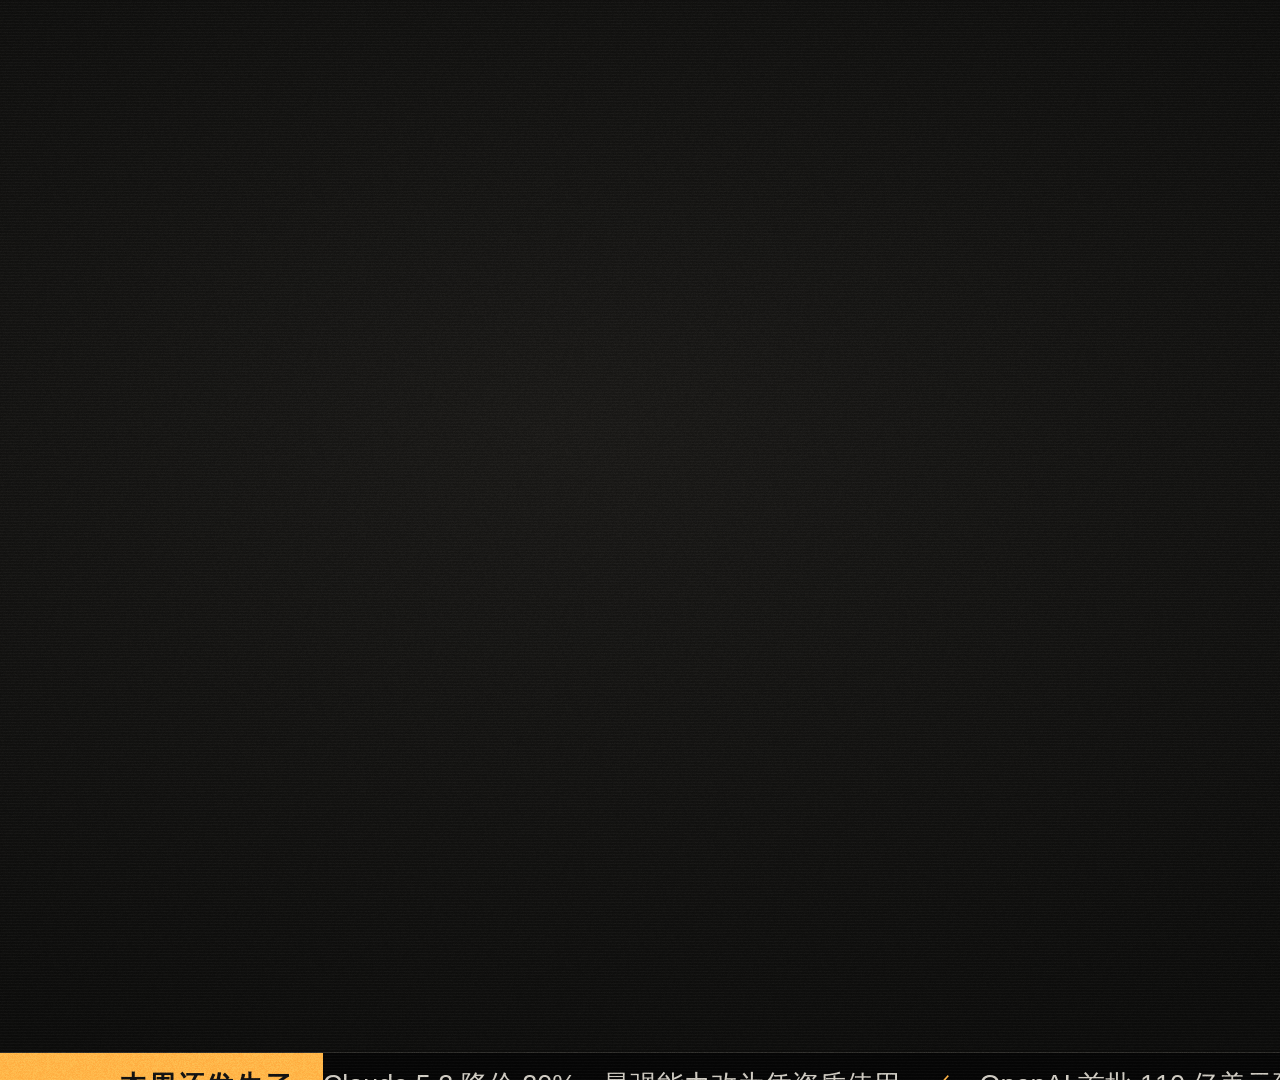
<file: video/samples/c-newsflash/index.html>
<!DOCTYPE html>
<html lang="zh-CN">
<head>
<meta charset="utf-8">
<title>样片 C · 深色快讯风 · 本周 4 个数字</title>
<style>
  :root { --bg: #0C0C0B; --ink: #F2EFE8; --mut: #8F8B82; --dim: #2A2926; --red: #FF4B3E; --amber: #FFB547; --blue: #8CC1E0; --sans: "Noto Sans CJK SC", "Noto Sans SC", sans-serif; --serif: "Noto Serif CJK SC", serif; }
  html, body { margin: 0; background: #000; overflow: hidden; }
  #film { position: absolute; left: 0; top: 0; width: 1920px; height: 1080px; overflow: hidden; background: radial-gradient(90% 90% at 30% 40%, #1A1917 0%, var(--bg) 70%); color: var(--ink); font-family: var(--sans); font-feature-settings: "tnum"; }
  #film::after { content: ""; position: absolute; inset: 0; background: repeating-linear-gradient(0deg, rgba(255, 255, 255, .025) 0 1px, transparent 1px 3px); pointer-events: none; z-index: 45; }
  .scene { position: absolute; inset: 0; visibility: hidden; }
  .ch { display: inline-block; }
  .abs { position: absolute; }

  /* 常驻：顶栏、计数、底部滚动条 */
  #top { position: absolute; left: 120px; right: 120px; top: 56px; display: flex; align-items: center; gap: 22px; font-size: 26px; letter-spacing: .08em; z-index: 30; }
  #top .badge { background: var(--red); color: #fff; font-weight: 900; padding: 6px 14px; display: flex; align-items: center; gap: 10px; letter-spacing: .1em; }
  #top .badge i { width: 12px; height: 12px; border-radius: 50%; background: #fff; display: inline-block; }
  #top .t { color: var(--mut); }
  #top .t b { color: var(--ink); font-weight: 700; }
  #top .cnt { margin-left: auto; font-size: 30px; font-weight: 900; letter-spacing: .06em; }
  #top .cnt span { color: var(--mut); font-weight: 400; }
  #ticker { position: absolute; left: 0; right: 0; top: 972px; height: 64px; background: #050505; border-top: 1px solid var(--dim); display: flex; align-items: center; z-index: 30; overflow: hidden; }
  #ticker .lb { flex: none; height: 100%; display: flex; align-items: center; padding: 0 28px 0 120px; background: var(--amber); color: #111; font-weight: 900; font-size: 26px; letter-spacing: .12em; position: relative; z-index: 2; }
  #ticker .tape { white-space: nowrap; font-size: 27px; color: #CFCBC2; position: relative; left: 0; }
  #ticker .tape b { color: var(--amber); margin: 0 26px; font-weight: 400; }
  #flash { position: absolute; inset: 0; background: #fff; z-index: 40; pointer-events: none; opacity: 0; }

  /* 冷开场 */
  #s0 .a { left: 0; right: 0; top: 300px; text-align: center; font-size: 104px; font-weight: 900; letter-spacing: .06em; }
  #s0 .b { left: 0; right: 0; top: 440px; text-align: center; font-size: 250px; font-weight: 900; letter-spacing: .02em; line-height: 1; }
  #s0 .b em { font-style: normal; color: var(--red); }
  #s0 .c { left: 0; right: 0; top: 760px; text-align: center; font-size: 30px; color: var(--mut); letter-spacing: .3em; }

  /* 数字页通用 */
  .tag { left: 120px; top: 190px; font-size: 30px; font-weight: 900; letter-spacing: .14em; color: var(--amber); display: flex; align-items: center; gap: 18px; }
  .tag i { width: 40px; height: 4px; background: var(--amber); display: inline-block; }
  .big { left: 108px; top: 250px; font-size: 270px; font-weight: 900; letter-spacing: -.04em; line-height: 1; white-space: nowrap; }
  .big .u { font-size: 96px; letter-spacing: 0; margin-left: 12px; font-weight: 900; }
  .big .pre { font-size: 96px; color: var(--mut); letter-spacing: 0; margin-right: 18px; font-weight: 700; }
  .cap { left: 120px; width: 960px; top: 600px; font-size: 54px; font-weight: 900; line-height: 1.4; }
  .cap em { font-style: normal; color: var(--red); }
  .sub { left: 120px; width: 960px; top: 790px; font-size: 30px; color: var(--mut); line-height: 1.6; letter-spacing: .02em; }
  .vis { left: 1180px; top: 170px; width: 620px; height: 760px; }

  /* 圆环 */
  .ring text { font-family: var(--sans); }
  /* 方块 */
  .blocks { position: absolute; left: 0; top: 120px; display: grid; grid-template-columns: repeat(5, 104px); gap: 18px; }
  .blocks i { height: 104px; background: var(--red); display: block; }
  .blocks i:first-child { background: var(--ink); }
  .bk-l { position: absolute; font-size: 28px; color: var(--mut); }
  .bk-n { position: absolute; left: 0; top: 560px; font-size: 120px; font-weight: 900; color: var(--red); letter-spacing: -.02em; }
  .bk-n small { font-size: 34px; color: var(--mut); font-weight: 400; margin-left: 16px; letter-spacing: 0; }
  /* 时间条 */
  .tbar { position: absolute; left: 0; right: 0; }
  .tbar .l { font-size: 30px; color: var(--mut); margin-bottom: 14px; display: flex; justify-content: space-between; }
  .tbar .l b { color: var(--ink); font-size: 40px; }
  .tbar .bar { height: 90px; background: var(--dim); position: relative; }
  .tbar .bar i { position: absolute; left: 0; top: 0; bottom: 0; background: #77736A; }
  .tbar.hi .bar i { background: var(--red); }
  .tbar.hi .l b { color: var(--red); }
  /* 连乘 */
  .chain { position: absolute; left: 0; top: 140px; display: flex; align-items: center; gap: 16px; }
  .chain .c { width: 168px; height: 168px; border-radius: 50%; border: 6px solid var(--ink); display: flex; align-items: center; justify-content: center; font-size: 48px; font-weight: 900; box-sizing: border-box; }
  .chain .x { font-size: 44px; color: var(--mut); }
  .res { position: absolute; left: 0; right: 0; font-size: 40px; display: flex; justify-content: space-between; align-items: baseline; border-top: 2px solid var(--dim); padding-top: 22px; }
  .res b { font-size: 96px; font-weight: 900; letter-spacing: -.02em; }
  .res.hi b { color: var(--red); }
  .res span { color: var(--mut); }

  /* 下周看点 */
  .cal-h { left: 120px; top: 170px; font-size: 76px; font-weight: 900; }
  .cal { position: absolute; left: 120px; right: 120px; display: grid; grid-template-columns: 330px 1fr; align-items: center; border-top: 2px solid var(--dim); padding: 28px 0; }
  .cal .d { font-size: 52px; font-weight: 900; color: var(--amber); letter-spacing: -.01em; }
  .cal .t { font-size: 50px; font-weight: 900; }
  .cal .n { font-size: 28px; color: var(--mut); margin-top: 8px; }

  /* 结尾 */
  #s6 .m { left: 0; right: 0; top: 280px; text-align: center; font-family: var(--serif); font-weight: 900; font-size: 170px; letter-spacing: .08em; }
  #s6 .s { left: 0; right: 0; top: 520px; text-align: center; font-size: 40px; color: var(--mut); letter-spacing: .1em; }
  #s6 .s b { color: var(--ink); font-size: 56px; margin: 0 8px; }
  #s6 .u { left: 0; right: 0; top: 680px; text-align: center; }
  #s6 .u span { display: inline-block; font-size: 44px; font-weight: 700; padding: 18px 40px; border: 3px solid var(--red); color: var(--ink); letter-spacing: .02em; }
</style>
</head>
<body>
<div id="film">
  <div id="top"><div class="badge"><i></i>W45</div><div class="t"><b>准讯周报</b>　·　本周 4 个数字</div><div class="cnt" id="cnt"></div></div>
  <div id="ticker"><div class="lb">本周还发生了</div><div class="tape" id="tape"></div></div>
  <div id="flash"></div>

  <section class="scene" id="s0">
    <div class="abs a">本周 AI 圈</div>
    <div class="abs b"><em>4</em> 个数字</div>
    <div class="abs c">2026 · W45 · 11.03 — 11.10</div>
  </section>

  <!-- 01 58% -->
  <section class="scene num" id="s1">
    <div class="abs tag"><i></i>01 · 账本</div>
    <div class="abs big"><span class="n" data-to="58">0</span><span class="u">%</span></div>
    <div class="abs cap">Anthropic 三季度：每收 100 美元，<br><em>58 美元</em>花在了算力上</div>
    <div class="abs sub">上季度约 48% · 经营利润由盈转亏，−5.67 亿美元 · 来源：S-1/A 招股书</div>
    <div class="abs vis"><svg class="ring" width="620" height="620" viewBox="0 0 620 620" style="margin-top:50px">
      <circle cx="310" cy="310" r="240" fill="none" stroke="#2A2926" stroke-width="54"/>
      <circle id="ringV" cx="310" cy="310" r="240" fill="none" stroke="#FF4B3E" stroke-width="54" transform="rotate(-90 310 310)" stroke-dasharray="1508" stroke-dashoffset="1508"/>
      <line id="ringM" x1="310" y1="38" x2="310" y2="112" stroke="#F2EFE8" stroke-width="5" transform="rotate(172.8 310 310)"/>
      <text id="ringML" x="0" y="0" font-size="30" fill="#8F8B82" text-anchor="middle">上季 48%</text>
      <text x="310" y="290" font-size="46" fill="#CFCBC2" text-anchor="middle">算力成本</text>
      <text x="310" y="354" font-size="46" fill="#CFCBC2" text-anchor="middle">÷ 收入</text>
    </svg></div>
  </section>

  <!-- 02 8954 亿美元 -->
  <section class="scene num" id="s2">
    <div class="abs tag"><i></i>02 · 承诺</div>
    <div class="abs big" style="font-size:212px; top:290px"><span class="n" data-to="8954">0</span><span class="u" style="font-size:80px">亿美元</span></div>
    <div class="abs cap">Anthropic 已经签下的<br><em>长期采购承诺</em></div>
    <div class="abs sub">几乎全是算力与基础设施，多为「照付不议」：用不用都得付钱</div>
    <div class="abs vis">
      <div class="bk-l" style="left:0; top:60px"><b style="color:#F2EFE8">■</b> 1 格 = 当前年化收入　　<b style="color:#FF4B3E">■</b> 承诺规模</div>
      <div class="blocks" id="blocks"></div>
      <div class="bk-n">≈ 13 倍<small>年化收入</small></div>
    </div>
  </section>

  <!-- 03 30 小时 -->
  <section class="scene num" id="s3">
    <div class="abs tag"><i></i>03 · 科研</div>
    <div class="abs big"><span class="pre"><span id="pre3">11 天</span> →</span><span class="n" data-to="30" data-from="264">0</span><span class="u">小时</span></div>
    <div class="abs cap">AI 把费马大定理的证明，<br>写成了<em>机器可逐行检查</em>的形式</div>
    <div class="abs sub">约 1000 个智能体并行、无人指导 · 两个月提速近 9 倍 · 数据为 Anthropic 自述</div>
    <div class="abs vis">
      <div class="tbar" style="top:150px"><div class="l"><span>2026 年 9 月 · 数十个智能体</span><b>264 小时</b></div><div class="bar"><i id="tb1"></i></div></div>
      <div class="tbar hi" style="top:390px"><div class="l"><span>2026 年 11 月 · 约 1000 个</span><b>28.7 小时</b></div><div class="bar"><i id="tb2"></i></div></div>
    </div>
  </section>

  <!-- 04 91% → 50% -->
  <section class="scene num" id="s4">
    <div class="abs tag"><i></i>04 · 机器人</div>
    <div class="abs big"><span class="pre">91% →</span><span class="n" data-to="50" data-from="91">91</span><span class="u">%</span></div>
    <div class="abs cap">人形机器人：单个动作 91%，<br>三个动作连起来，<em>只剩一半</em></div>
    <div class="abs sub">苹果 HALO · 360 次真机测试 · 每一步的误差会连乘累积</div>
    <div class="abs vis">
      <div class="chain"><div class="c">91%</div><span class="x">×</span><div class="c">91%</div><span class="x">×</span><div class="c">91%</div></div>
      <div class="res" style="top:420px"><span>纯算术推算</span><b id="r4a">75%</b></div>
      <div class="res hi" style="top:580px"><span>苹果实测</span><b>≈50%</b></div>
    </div>
  </section>

  <!-- 下周看点 -->
  <section class="scene" id="s5">
    <div class="abs cal-h">接下来要盯的</div>
    <div class="cal" style="top:330px"><div class="d">11.17</div><div><div class="t">英伟达发布季度财报</div><div class="n">此前指引收入 1080 亿美元 · 看管理层如何回应治理问题</div></div></div>
    <div class="cal" style="top:520px"><div class="d">11 月中下旬</div><div><div class="t">Anthropic 在纳斯达克挂牌</div><div class="n">媒体称在 11.19—20 前后，未经公司确认 · 看最终估值</div></div></div>
    <div class="cal" style="top:710px"><div class="d">12 月起</div><div><div class="t">ChatGPT 与 Codex 统一额度生效</div><div class="n">看额度大小，以及超额之后怎么收费</div></div></div>
  </section>

  <!-- 结尾 -->
  <section class="scene" id="s6">
    <div class="abs m">准讯周报</div>
    <div class="abs s"><b>12</b>条新闻　·　<b>39</b>条带把握度的预测　·　每周更新</div>
    <div class="abs u"><span>mengxiaocc1.github.io/zhoubao</span></div>
  </section>
</div>

<script src="../../engine/engine.js"></script>
<script>
(function () {
  'use strict';
  var $ = V.$, $$ = V.$$, css = V.css, P = V.prog, E = V.ease, lerp = V.lerp;
  var film = new V.Film({ w: 1920, h: 1080, fps: 30, music: 'news', root: $('#film') });
  var flashes = [], counters = [];

  /* 底部滚动条 */
  var heads = ['Claude 5.2 降价 20%，最强能力改为凭资质使用', 'OpenAI 首批 110 亿美元到账，ChatGPT 准备按量计费', '英伟达董事会启动独立调查', '谷歌一年推出四款 TPU',
    'Token 上了双 11 货架', '苹果全年利润创纪录，却被内存涨价咬了一口', '兰德：新人的练手活被 AI 做完了', 'OpenAI 披露：旗舰模型会在安全研究任务上隐蔽地降低表现'];
  $('#tape').innerHTML = heads.concat(heads).map(function (h) { return h + '<b>／</b>'; }).join('');

  function enterNum(sc, lt, dur) {
    var a = E.out5(P(lt, 0, 0.4)), b = E.in3(P(lt, dur - 0.1, dur + 0.25));
    css(sc, { opacity: 1 - b, transform: 'translateX(' + ((1 - a) * 80 - b * 160) + 'px)' });
    /* 故障切换：头几帧做色偏和错位 */
    var g = P(lt, 0, 0.18), on = g > 0 && g < 1;
    css($('.big', sc), { textShadow: on ? (12 * (1 - g)) + 'px 0 rgba(255,75,62,.8), ' + (-12 * (1 - g)) + 'px 0 rgba(140,193,224,.8)' : 'none' });
    css($('.tag', sc), { opacity: P(lt, 0.1, 0.3) });
    css($('.cap', sc), { opacity: P(lt, 1.2, 1.6), transform: 'translateY(' + (1 - E.out3(P(lt, 1.2, 1.7))) * 24 + 'px)' });
    css($('.sub', sc), { opacity: P(lt, 2.0, 2.5) });
  }
  function countUp(sc, lt, t0, t1, d) {
    var n = $('.n', sc), to = +n.dataset.to, from = n.dataset.from ? +n.dataset.from : 0;
    var v = lerp(from, to, E.outExpo(P(lt, t0, t1)));
    n.textContent = V.fmt(v, d || 0, to >= 1000 ? ',' : false);
  }

  /* 冷开场 */
  film.scene(3.8, $('#s0'), function (lt, dur) {
    var a = E.out5(P(lt, 0.1, 0.5));
    css($('#s0 .a'), { opacity: a, transform: 'translateY(' + (1 - a) * 30 + 'px)' });
    var b = P(lt, 0.9, 1.15);
    css($('#s0 .b'), { opacity: b > 0 ? 1 : 0, transform: 'scale(' + lerp(1.7, 1, E.out5(b)) + ')' });
    css($('#s0 .c'), { opacity: P(lt, 1.6, 2.0) });
    css($('#s0'), { opacity: 1 - P(lt, dur - 0.1, dur + 0.2) });
  }, { post: 0.2, cues: [[0.1, 'riser', 0.9], [0.9, 'impact'], [1.6, 'tick']] });
  flashes.push(0.9);

  var ND = 9.4;
  /* 01 58% */
  var ring = $('#ringV'), C = 2 * Math.PI * 240;
  (function () { var a = (172.8 - 90) * Math.PI / 180; var l = $('#ringML'); l.setAttribute('x', 310 + Math.cos(a) * 178); l.setAttribute('y', 310 + Math.sin(a) * 178 + 10); })();
  var sc1 = film.scene(ND, $('#s1'), function (lt, dur) {
    enterNum($('#s1'), lt, dur); countUp($('#s1'), lt, 0.2, 1.6);
    ring.setAttribute('stroke-dashoffset', C * (1 - 0.58 * E.outExpo(P(lt, 0.2, 1.6))));
    css($('#ringM'), { opacity: P(lt, 2.4, 2.7) }); css($('#ringML'), { opacity: P(lt, 2.4, 2.7) });
  }, { cues: [[0, 'glitch'], [0.2, 'count', 1.4], [1.2, 'tick'], [2.4, 'tick']] });
  counters.push(sc1.start); flashes.push(sc1.start);

  /* 02 8954 亿美元 */
  for (var i = 0; i < 14; i++) $('#blocks').appendChild(document.createElement('i'));
  var blocks = $$('#blocks i');
  var sc2 = film.scene(ND, $('#s2'), function (lt, dur) {
    enterNum($('#s2'), lt, dur); countUp($('#s2'), lt, 0.2, 1.8);
    blocks.forEach(function (b, i) {
      var t0 = i === 0 ? 0.8 : 1.6 + (i - 1) * 0.12, a = E.outBack(P(lt, t0, t0 + 0.3));
      css(b, { opacity: P(lt, t0, t0 + 0.1), transform: 'scale(' + a + ')' });
    });
    css($('#s2 .bk-l'), { opacity: P(lt, 0.8, 1.2) });
    css($('#s2 .bk-n'), { opacity: P(lt, 3.3, 3.6) });
  }, { cues: (function () { var c = [[0, 'glitch'], [0.2, 'count', 1.6], [0.8, 'blip', 1]]; for (var k = 1; k < 14; k++) c.push([1.6 + (k - 1) * 0.12, 'blip', k + 1]); c.push([3.3, 'hit', 0.8]); return c; })() });
  counters.push(sc2.start); flashes.push(sc2.start);

  /* 03 30 小时 */
  var sc3 = film.scene(ND, $('#s3'), function (lt, dur) {
    enterNum($('#s3'), lt, dur);
    var n = $('#s3 .n'), q = E.outExpo(P(lt, 0.3, 1.9));
    n.textContent = Math.round(lerp(264, 30, q));
    css($('#pre3'), { textDecoration: lt > 0.3 ? 'line-through' : 'none', textDecorationColor: '#FF4B3E', textDecorationThickness: '6px' });
    $('#tb1').style.width = 100 * E.out3(P(lt, 0.6, 1.4)) + '%';
    $('#tb2').style.width = (100 * 28.7 / 264) * E.out3(P(lt, 1.8, 2.3)) + '%';
    $$('#s3 .tbar').forEach(function (t, i) { css(t, { opacity: P(lt, 0.6 + i * 1.2, 0.8 + i * 1.2) }); });
  }, { cues: [[0, 'glitch'], [0.3, 'countdown', 1.6], [0.6, 'swish', 0.6], [1.8, 'hit', 0.7]] });
  counters.push(sc3.start); flashes.push(sc3.start);

  /* 04 91 → 50 */
  var sc4 = film.scene(ND, $('#s4'), function (lt, dur) {
    enterNum($('#s4'), lt, dur); countUp($('#s4'), lt, 0.3, 1.8);
    $$('#s4 .chain > *').forEach(function (c, i) { var t0 = 0.6 + i * 0.18, a = E.outBack(P(lt, t0, t0 + 0.35)); css(c, { opacity: P(lt, t0, t0 + 0.1), transform: 'scale(' + a + ')' }); });
    $$('#s4 .res').forEach(function (r, i) { css(r, { opacity: P(lt, 2.0 + i * 1.0, 2.3 + i * 1.0) }); });
  }, { cues: [[0, 'glitch'], [0.3, 'countdown', 1.5], [0.6, 'blip', 3], [0.96, 'blip', 6], [1.32, 'blip', 9], [2.0, 'tick'], [3.0, 'hit', 0.8]] });
  counters.push(sc4.start); flashes.push(sc4.start);

  /* 下周看点 */
  var sc5 = film.scene(8.2, $('#s5'), function (lt, dur) {
    var b = E.in3(P(lt, dur - 0.1, dur + 0.3));
    css($('#s5'), { opacity: 1 - b });
    var a = E.out5(P(lt, 0, 0.4));
    css($('#s5 .cal-h'), { opacity: a, transform: 'translateX(' + (1 - a) * 60 + 'px)' });
    $$('#s5 .cal').forEach(function (c, i) {
      var t0 = 0.6 + i * 0.9, q = E.out5(P(lt, t0, t0 + 0.45));
      css(c, { opacity: q, transform: 'translateX(' + (1 - q) * 120 + 'px)' });
    });
  }, { cues: [[0, 'glitch', 0.6], [0.6, 'tick'], [1.5, 'tick'], [2.4, 'tick']] });
  flashes.push(sc5.start);

  /* 结尾 */
  film.scene(5, $('#s6'), function (lt, dur) {
    var a = E.out5(P(lt, 0.1, 0.7));
    css($('#s6 .m'), { opacity: a, transform: 'scale(' + lerp(1.15, 1, a) + ')', letterSpacing: lerp(0.3, 0.08, a) + 'em' });
    css($('#s6 .s'), { opacity: P(lt, 0.9, 1.3) });
    css($('#s6 .u'), { opacity: P(lt, 1.6, 2.0) });
    css($('#s6'), { opacity: 1 - P(lt, dur - 0.7, dur) });
  }, { post: 0, cues: [[0.1, 'impact', 0.7], [1.6, 'tick'], [4.2, 'end']] });

  var grain = V.grain($('#film'), 0.12);
  film.overlay(function (t, f) {
    var k = 0; counters.forEach(function (c, i) { if (t >= c) k = i + 1; });
    var inCal = t >= sc5.start;
    $('#cnt').innerHTML = inCal ? '' : k ? '0' + k + ' <span>/ 04</span>' : '';
    var fl = 0; flashes.forEach(function (x) { var d = t - x; if (d >= 0 && d < 0.2) fl = Math.max(fl, (1 - d / 0.2) * 0.35); });
    $('#flash').style.opacity = fl;
    var tw = $('#tape').scrollWidth / 2;
    $('#tape').style.transform = 'translateX(' + (-(t * 110) % tw) + 'px)';
    css($('#ticker'), { transform: 'translateY(' + (1 - E.out5(P(t, 1.8, 2.4))) * 80 + 'px)' });
    css($('#top'), { opacity: P(t, 0.0, 0.4) });
    $('#top .badge i').style.opacity = Math.floor(t * 2) % 2 ? 0.25 : 1;
    grain(f);
  });
  film.publish();
})();
</script>
</body>
</html>
</file>
